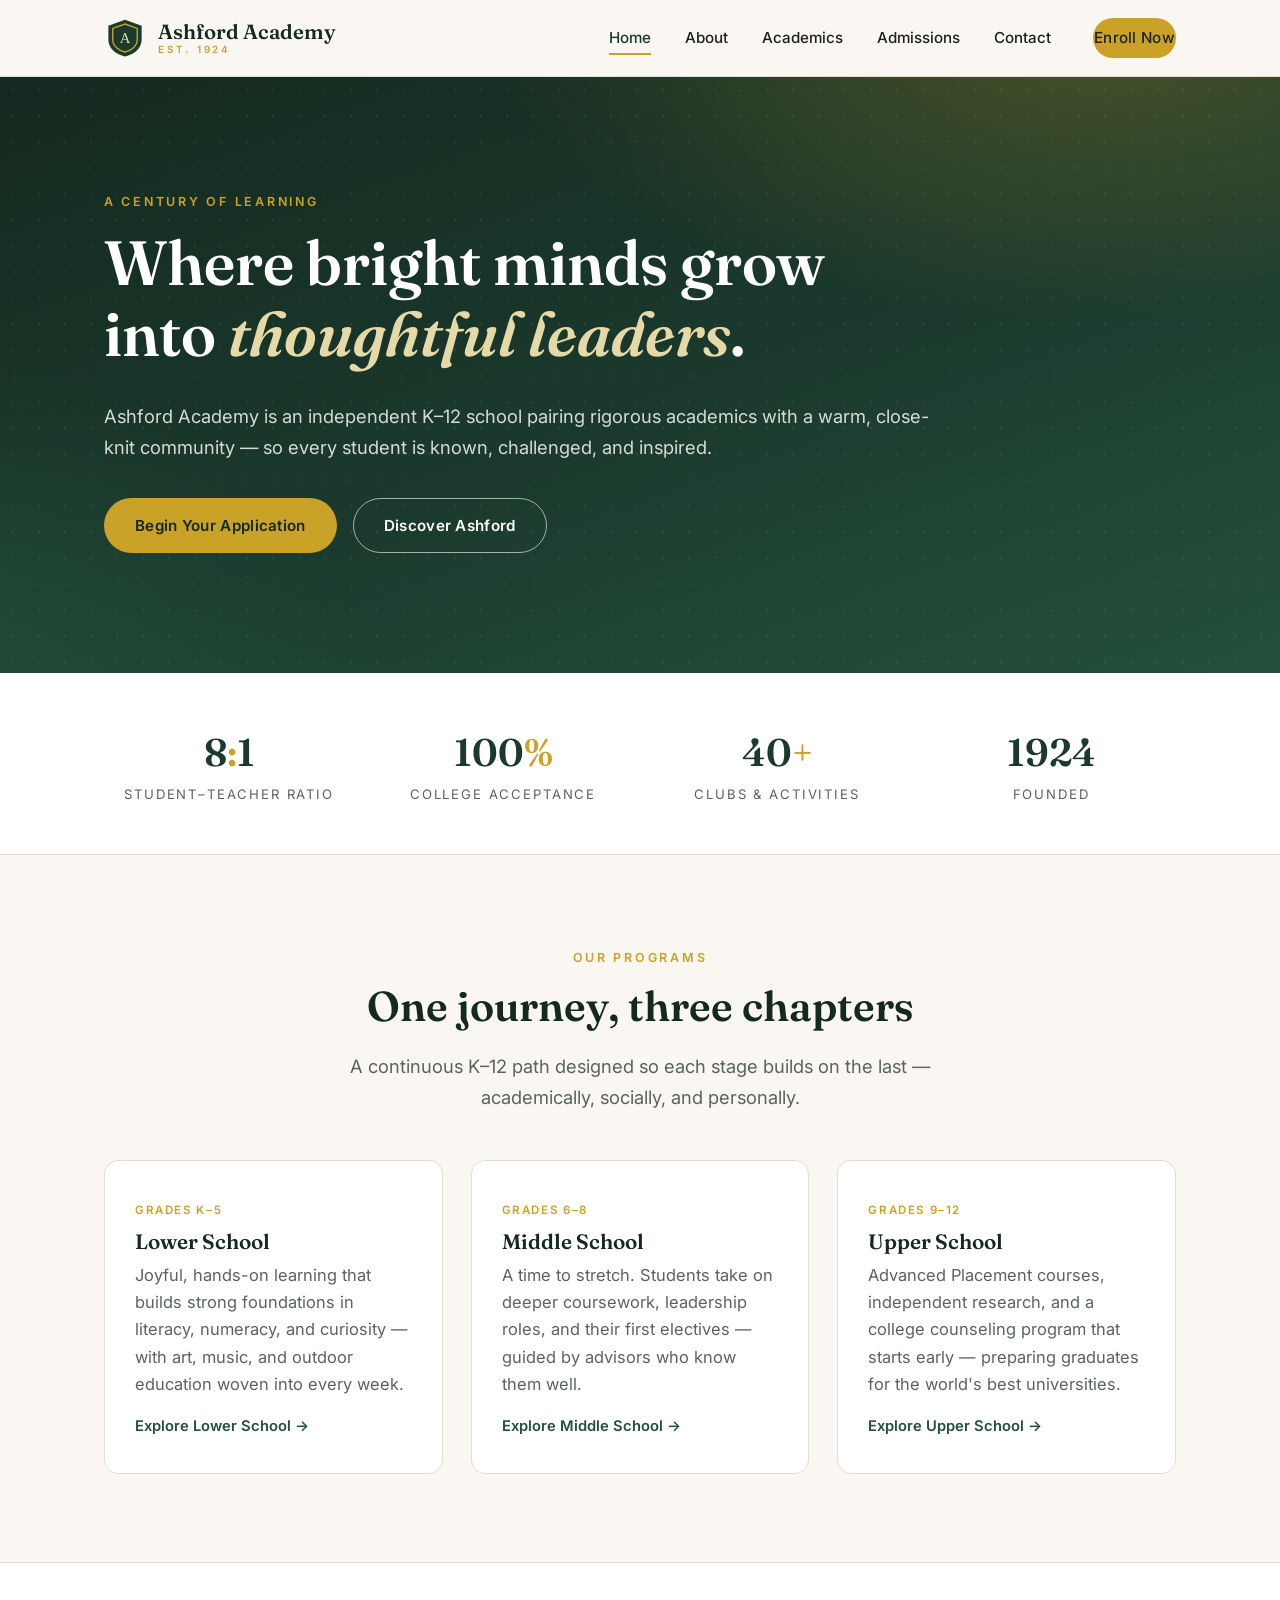
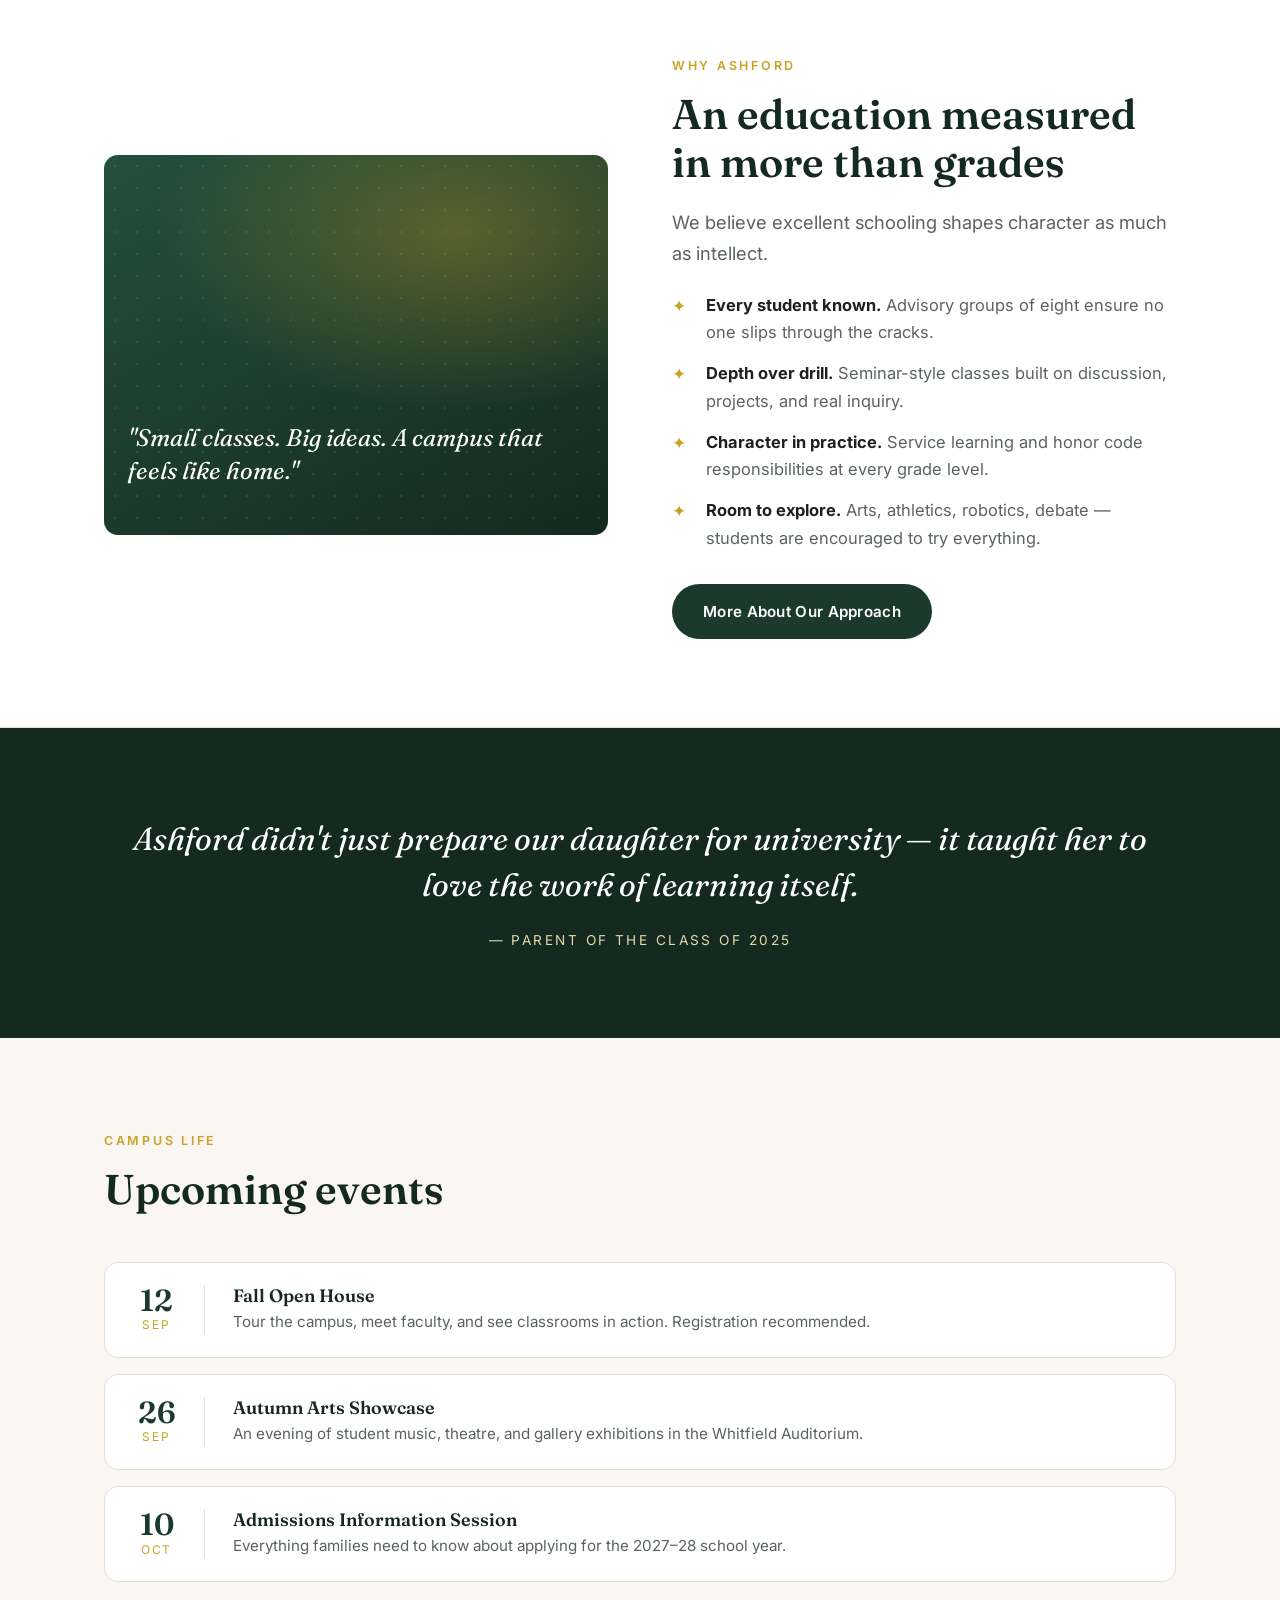
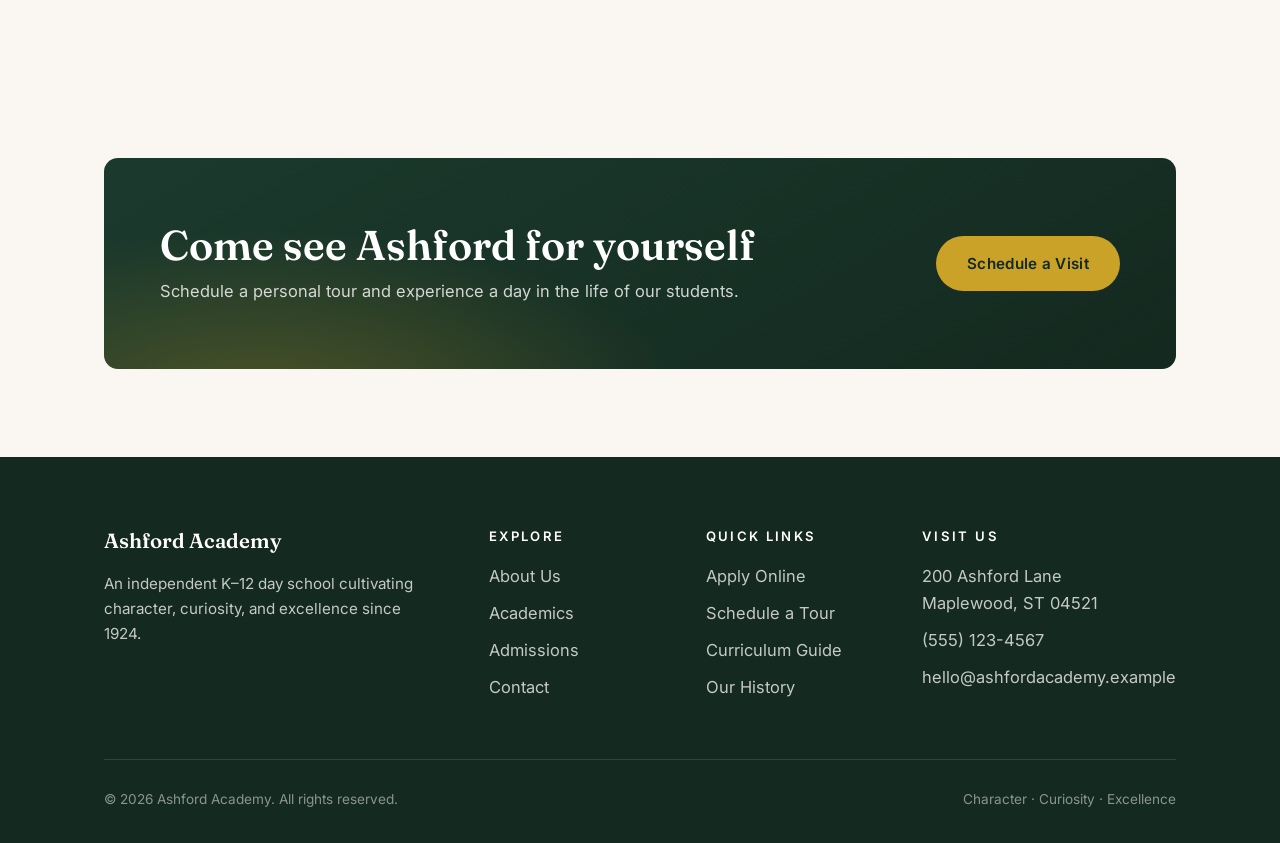
<file: index.html>
<!DOCTYPE html>
<html lang="en">
<head>
  <meta charset="UTF-8">
  <meta name="viewport" content="width=device-width, initial-scale=1.0">
  <title>Ashford Academy — Character. Curiosity. Excellence.</title>
  <meta name="description" content="Ashford Academy is an independent K–12 school where rigorous academics meet warm community. Discover our programs, campus, and admissions process.">
  <link rel="preconnect" href="https://fonts.googleapis.com">
  <link rel="preconnect" href="https://fonts.gstatic.com" crossorigin>
  <link href="https://fonts.googleapis.com/css2?family=Fraunces:ital,wght@0,400;0,600;1,400&family=Inter:wght@400;500;600&display=swap" rel="stylesheet">
  <link rel="stylesheet" href="css/styles.css">
</head>
<body>

  <header class="site-header">
    <div class="container nav-bar">
      <a class="brand" href="index.html">
        <svg class="brand-mark" viewBox="0 0 48 48" fill="none" aria-hidden="true">
          <path d="M24 3 L43 10 V26 C43 36 34 43 24 45 C14 43 5 36 5 26 V10 Z" fill="#1b3a2d"/>
          <path d="M24 8 L38 13 V26 C38 33 31 38.5 24 40 C17 38.5 10 33 10 26 V13 Z" fill="none" stroke="#c9a227" stroke-width="1.6"/>
          <text x="24" y="30" text-anchor="middle" font-family="Georgia, serif" font-size="17" fill="#e6d9a8">A</text>
        </svg>
        <span class="brand-name">Ashford Academy
          <span class="brand-sub">Est. 1924</span>
        </span>
      </a>
      <nav aria-label="Primary">
        <button class="nav-toggle" aria-label="Toggle navigation" aria-expanded="false">
          <span></span><span></span><span></span>
        </button>
        <ul class="nav-links">
          <li><a href="index.html">Home</a></li>
          <li><a href="about.html">About</a></li>
          <li><a href="academics.html">Academics</a></li>
          <li><a href="admissions.html">Admissions</a></li>
          <li><a href="contact.html">Contact</a></li>
          <li class="nav-cta"><a class="btn btn-gold" href="admissions.html">Enroll Now</a></li>
        </ul>
      </nav>
    </div>
  </header>

  <main>

    <section class="hero">
      <div class="container">
        <span class="eyebrow">A century of learning</span>
        <h1>Where bright minds grow into <em>thoughtful leaders</em>.</h1>
        <p class="lede">Ashford Academy is an independent K–12 school pairing rigorous academics with a warm, close-knit community — so every student is known, challenged, and inspired.</p>
        <div class="hero-actions">
          <a class="btn btn-gold" href="admissions.html">Begin Your Application</a>
          <a class="btn btn-outline-light" href="about.html">Discover Ashford</a>
        </div>
      </div>
    </section>

    <div class="stats">
      <div class="container stats-grid">
        <div class="stat">
          <div class="stat-number">8<span>:</span>1</div>
          <div class="stat-label">Student–teacher ratio</div>
        </div>
        <div class="stat">
          <div class="stat-number">100<span>%</span></div>
          <div class="stat-label">College acceptance</div>
        </div>
        <div class="stat">
          <div class="stat-number">40<span>+</span></div>
          <div class="stat-label">Clubs &amp; activities</div>
        </div>
        <div class="stat">
          <div class="stat-number">1924</div>
          <div class="stat-label">Founded</div>
        </div>
      </div>
    </div>

    <section>
      <div class="container">
        <div class="section-head centered reveal">
          <span class="eyebrow">Our Programs</span>
          <h2>One journey, three chapters</h2>
          <p class="lede">A continuous K–12 path designed so each stage builds on the last — academically, socially, and personally.</p>
        </div>
        <div class="card-grid">
          <article class="card reveal">
            <span class="card-tag">Grades K–5</span>
            <h3>Lower School</h3>
            <p>Joyful, hands-on learning that builds strong foundations in literacy, numeracy, and curiosity — with art, music, and outdoor education woven into every week.</p>
            <a class="card-link" href="academics.html">Explore Lower School →</a>
          </article>
          <article class="card reveal">
            <span class="card-tag">Grades 6–8</span>
            <h3>Middle School</h3>
            <p>A time to stretch. Students take on deeper coursework, leadership roles, and their first electives — guided by advisors who know them well.</p>
            <a class="card-link" href="academics.html">Explore Middle School →</a>
          </article>
          <article class="card reveal">
            <span class="card-tag">Grades 9–12</span>
            <h3>Upper School</h3>
            <p>Advanced Placement courses, independent research, and a college counseling program that starts early — preparing graduates for the world's best universities.</p>
            <a class="card-link" href="academics.html">Explore Upper School →</a>
          </article>
        </div>
      </div>
    </section>

    <section class="section-alt">
      <div class="container split">
        <div class="split-media reveal">
          <p class="media-caption">"Small classes. Big ideas. A campus that feels like home."</p>
        </div>
        <div class="reveal">
          <span class="eyebrow">Why Ashford</span>
          <h2>An education measured in more than grades</h2>
          <p class="lede">We believe excellent schooling shapes character as much as intellect.</p>
          <ul class="checklist">
            <li><strong>Every student known.</strong> Advisory groups of eight ensure no one slips through the cracks.</li>
            <li><strong>Depth over drill.</strong> Seminar-style classes built on discussion, projects, and real inquiry.</li>
            <li><strong>Character in practice.</strong> Service learning and honor code responsibilities at every grade level.</li>
            <li><strong>Room to explore.</strong> Arts, athletics, robotics, debate — students are encouraged to try everything.</li>
          </ul>
          <a class="btn btn-primary" href="about.html">More About Our Approach</a>
        </div>
      </div>
    </section>

    <section class="quote-band">
      <div class="container reveal">
        <blockquote>
          Ashford didn't just prepare our daughter for university — it taught her to love the work of learning itself.
          <cite>— Parent of the Class of 2025</cite>
        </blockquote>
      </div>
    </section>

    <section>
      <div class="container">
        <div class="section-head reveal">
          <span class="eyebrow">Campus Life</span>
          <h2>Upcoming events</h2>
        </div>
        <div class="event-list">
          <article class="event reveal">
            <div class="event-date"><div class="day">12</div><div class="month">Sep</div></div>
            <div>
              <h3>Fall Open House</h3>
              <p>Tour the campus, meet faculty, and see classrooms in action. Registration recommended.</p>
            </div>
          </article>
          <article class="event reveal">
            <div class="event-date"><div class="day">26</div><div class="month">Sep</div></div>
            <div>
              <h3>Autumn Arts Showcase</h3>
              <p>An evening of student music, theatre, and gallery exhibitions in the Whitfield Auditorium.</p>
            </div>
          </article>
          <article class="event reveal">
            <div class="event-date"><div class="day">10</div><div class="month">Oct</div></div>
            <div>
              <h3>Admissions Information Session</h3>
              <p>Everything families need to know about applying for the 2027–28 school year.</p>
            </div>
          </article>
        </div>
      </div>
    </section>

    <section>
      <div class="container">
        <div class="cta-band reveal">
          <div>
            <h2>Come see Ashford for yourself</h2>
            <p>Schedule a personal tour and experience a day in the life of our students.</p>
          </div>
          <a class="btn btn-gold" href="contact.html">Schedule a Visit</a>
        </div>
      </div>
    </section>

  </main>

  <footer class="site-footer">
    <div class="container">
      <div class="footer-grid">
        <div class="footer-brand">
          <span class="brand-name">Ashford Academy</span>
          <p>An independent K–12 day school cultivating character, curiosity, and excellence since 1924.</p>
        </div>
        <div>
          <h4>Explore</h4>
          <ul>
            <li><a href="about.html">About Us</a></li>
            <li><a href="academics.html">Academics</a></li>
            <li><a href="admissions.html">Admissions</a></li>
            <li><a href="contact.html">Contact</a></li>
          </ul>
        </div>
        <div>
          <h4>Quick Links</h4>
          <ul>
            <li><a href="admissions.html">Apply Online</a></li>
            <li><a href="contact.html">Schedule a Tour</a></li>
            <li><a href="academics.html">Curriculum Guide</a></li>
            <li><a href="about.html">Our History</a></li>
          </ul>
        </div>
        <div>
          <h4>Visit Us</h4>
          <ul>
            <li>200 Ashford Lane<br>Maplewood, ST 04521</li>
            <li><a href="tel:+15551234567">(555) 123-4567</a></li>
            <li><a href="mailto:hello@ashfordacademy.example">hello@ashfordacademy.example</a></li>
          </ul>
        </div>
      </div>
      <div class="footer-bottom">
        <span>© 2026 Ashford Academy. All rights reserved.</span>
        <span>Character &middot; Curiosity &middot; Excellence</span>
      </div>
    </div>
  </footer>

  <script src="js/main.js"></script>
</body>
</html>
</file>
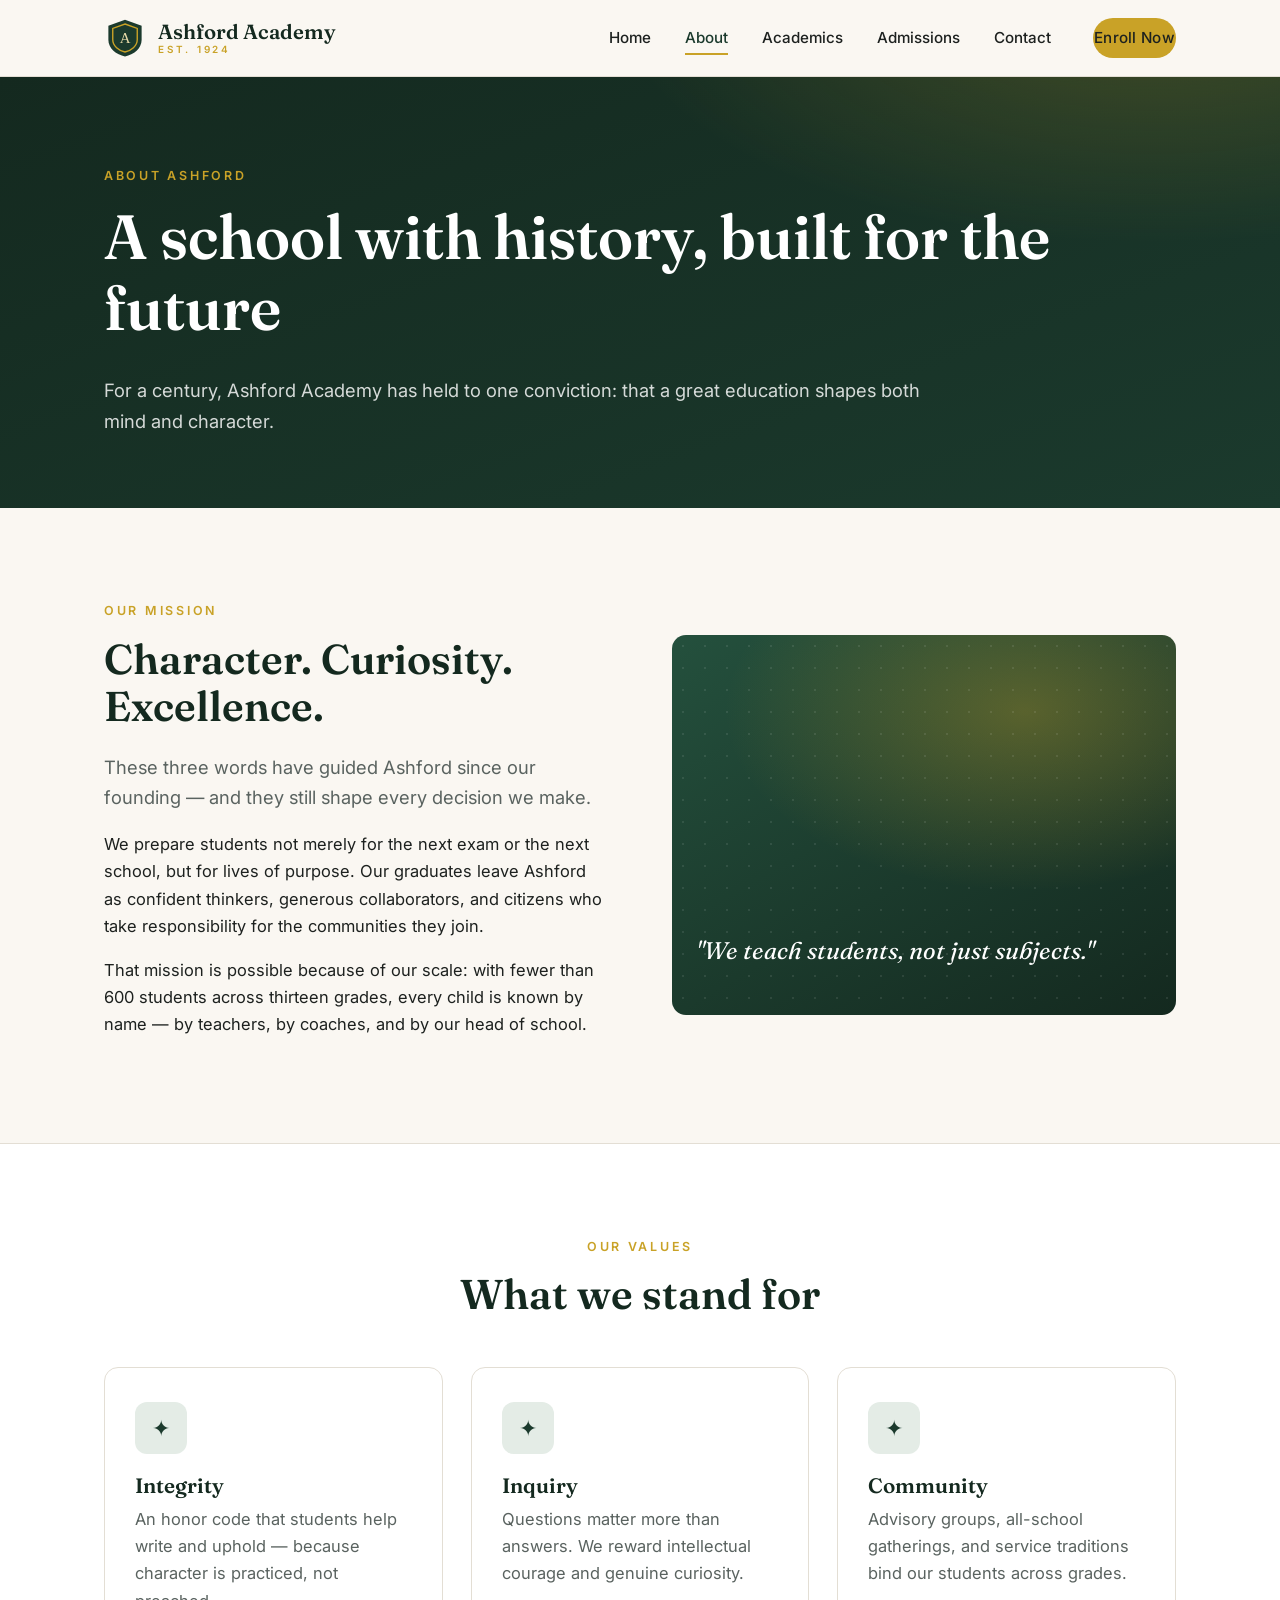
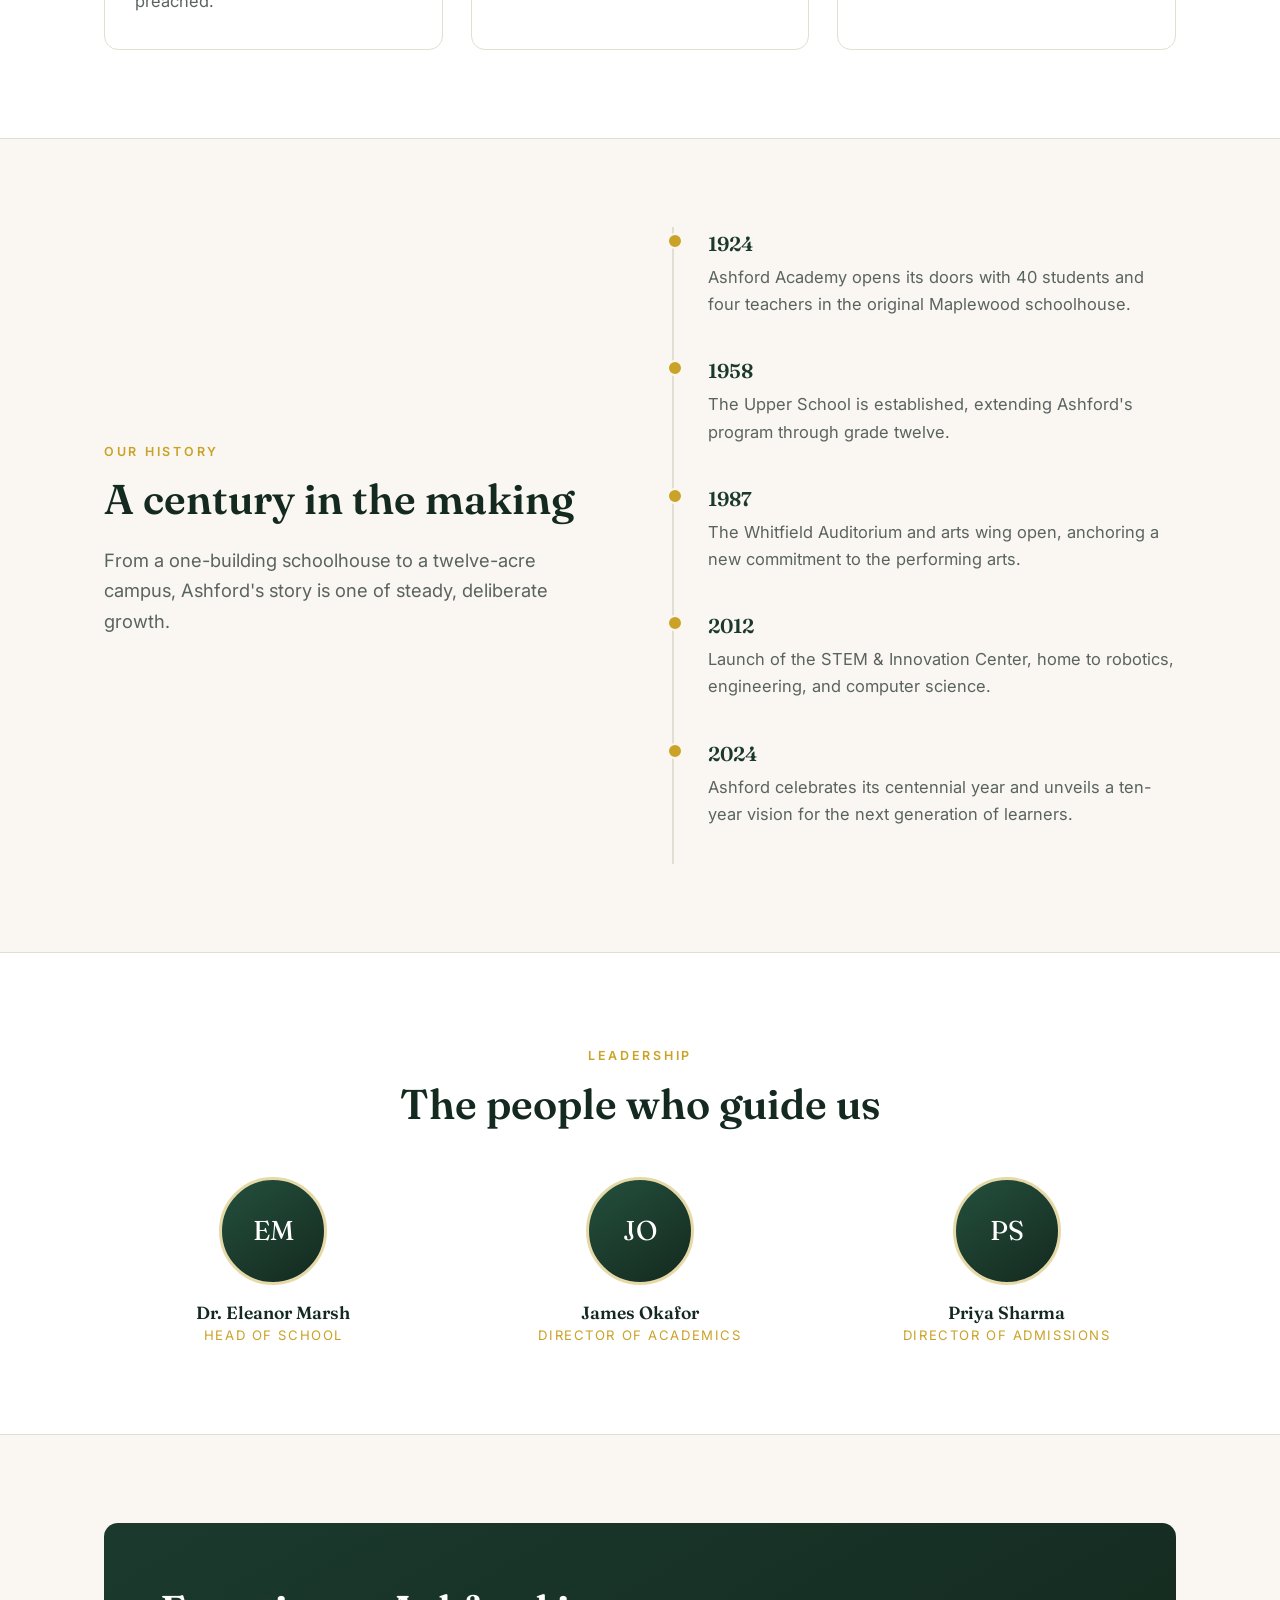
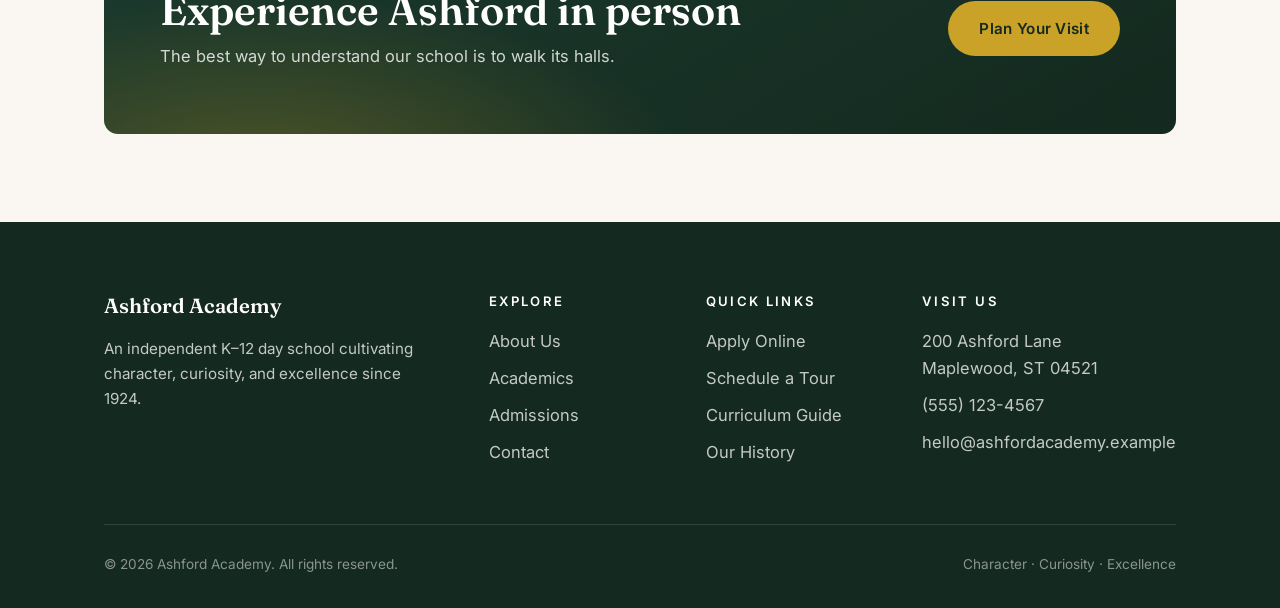
<file: about.html>
<!DOCTYPE html>
<html lang="en">
<head>
  <meta charset="UTF-8">
  <meta name="viewport" content="width=device-width, initial-scale=1.0">
  <title>About — Ashford Academy</title>
  <meta name="description" content="Learn about Ashford Academy's mission, century-long history, values, and the people who lead our school community.">
  <link rel="preconnect" href="https://fonts.googleapis.com">
  <link rel="preconnect" href="https://fonts.gstatic.com" crossorigin>
  <link href="https://fonts.googleapis.com/css2?family=Fraunces:ital,wght@0,400;0,600;1,400&family=Inter:wght@400;500;600&display=swap" rel="stylesheet">
  <link rel="stylesheet" href="css/styles.css">
</head>
<body>

  <header class="site-header">
    <div class="container nav-bar">
      <a class="brand" href="index.html">
        <svg class="brand-mark" viewBox="0 0 48 48" fill="none" aria-hidden="true">
          <path d="M24 3 L43 10 V26 C43 36 34 43 24 45 C14 43 5 36 5 26 V10 Z" fill="#1b3a2d"/>
          <path d="M24 8 L38 13 V26 C38 33 31 38.5 24 40 C17 38.5 10 33 10 26 V13 Z" fill="none" stroke="#c9a227" stroke-width="1.6"/>
          <text x="24" y="30" text-anchor="middle" font-family="Georgia, serif" font-size="17" fill="#e6d9a8">A</text>
        </svg>
        <span class="brand-name">Ashford Academy
          <span class="brand-sub">Est. 1924</span>
        </span>
      </a>
      <nav aria-label="Primary">
        <button class="nav-toggle" aria-label="Toggle navigation" aria-expanded="false">
          <span></span><span></span><span></span>
        </button>
        <ul class="nav-links">
          <li><a href="index.html">Home</a></li>
          <li><a href="about.html">About</a></li>
          <li><a href="academics.html">Academics</a></li>
          <li><a href="admissions.html">Admissions</a></li>
          <li><a href="contact.html">Contact</a></li>
          <li class="nav-cta"><a class="btn btn-gold" href="admissions.html">Enroll Now</a></li>
        </ul>
      </nav>
    </div>
  </header>

  <main>

    <section class="page-hero">
      <div class="container">
        <span class="eyebrow">About Ashford</span>
        <h1>A school with history, built for the future</h1>
        <p class="lede">For a century, Ashford Academy has held to one conviction: that a great education shapes both mind and character.</p>
      </div>
    </section>

    <section>
      <div class="container split">
        <div class="reveal">
          <span class="eyebrow">Our Mission</span>
          <h2>Character. Curiosity. Excellence.</h2>
          <p class="lede">These three words have guided Ashford since our founding — and they still shape every decision we make.</p>
          <p>We prepare students not merely for the next exam or the next school, but for lives of purpose. Our graduates leave Ashford as confident thinkers, generous collaborators, and citizens who take responsibility for the communities they join.</p>
          <p>That mission is possible because of our scale: with fewer than 600 students across thirteen grades, every child is known by name — by teachers, by coaches, and by our head of school.</p>
        </div>
        <div class="split-media reveal">
          <p class="media-caption">"We teach students, not just subjects."</p>
        </div>
      </div>
    </section>

    <section class="section-alt">
      <div class="container">
        <div class="section-head centered reveal">
          <span class="eyebrow">Our Values</span>
          <h2>What we stand for</h2>
        </div>
        <div class="card-grid">
          <article class="card reveal">
            <div class="card-icon" aria-hidden="true">✦</div>
            <h3>Integrity</h3>
            <p>An honor code that students help write and uphold — because character is practiced, not preached.</p>
          </article>
          <article class="card reveal">
            <div class="card-icon" aria-hidden="true">✦</div>
            <h3>Inquiry</h3>
            <p>Questions matter more than answers. We reward intellectual courage and genuine curiosity.</p>
          </article>
          <article class="card reveal">
            <div class="card-icon" aria-hidden="true">✦</div>
            <h3>Community</h3>
            <p>Advisory groups, all-school gatherings, and service traditions bind our students across grades.</p>
          </article>
        </div>
      </div>
    </section>

    <section>
      <div class="container split">
        <div class="reveal">
          <span class="eyebrow">Our History</span>
          <h2>A century in the making</h2>
          <p class="lede">From a one-building schoolhouse to a twelve-acre campus, Ashford's story is one of steady, deliberate growth.</p>
        </div>
        <ol class="timeline reveal">
          <li>
            <span class="year">1924</span>
            <p>Ashford Academy opens its doors with 40 students and four teachers in the original Maplewood schoolhouse.</p>
          </li>
          <li>
            <span class="year">1958</span>
            <p>The Upper School is established, extending Ashford's program through grade twelve.</p>
          </li>
          <li>
            <span class="year">1987</span>
            <p>The Whitfield Auditorium and arts wing open, anchoring a new commitment to the performing arts.</p>
          </li>
          <li>
            <span class="year">2012</span>
            <p>Launch of the STEM &amp; Innovation Center, home to robotics, engineering, and computer science.</p>
          </li>
          <li>
            <span class="year">2024</span>
            <p>Ashford celebrates its centennial year and unveils a ten-year vision for the next generation of learners.</p>
          </li>
        </ol>
      </div>
    </section>

    <section class="section-alt">
      <div class="container">
        <div class="section-head centered reveal">
          <span class="eyebrow">Leadership</span>
          <h2>The people who guide us</h2>
        </div>
        <div class="card-grid">
          <div class="person reveal">
            <div class="person-avatar" aria-hidden="true">EM</div>
            <h3>Dr. Eleanor Marsh</h3>
            <div class="role">Head of School</div>
          </div>
          <div class="person reveal">
            <div class="person-avatar" aria-hidden="true">JO</div>
            <h3>James Okafor</h3>
            <div class="role">Director of Academics</div>
          </div>
          <div class="person reveal">
            <div class="person-avatar" aria-hidden="true">PS</div>
            <h3>Priya Sharma</h3>
            <div class="role">Director of Admissions</div>
          </div>
        </div>
      </div>
    </section>

    <section>
      <div class="container">
        <div class="cta-band reveal">
          <div>
            <h2>Experience Ashford in person</h2>
            <p>The best way to understand our school is to walk its halls.</p>
          </div>
          <a class="btn btn-gold" href="contact.html">Plan Your Visit</a>
        </div>
      </div>
    </section>

  </main>

  <footer class="site-footer">
    <div class="container">
      <div class="footer-grid">
        <div class="footer-brand">
          <span class="brand-name">Ashford Academy</span>
          <p>An independent K–12 day school cultivating character, curiosity, and excellence since 1924.</p>
        </div>
        <div>
          <h4>Explore</h4>
          <ul>
            <li><a href="about.html">About Us</a></li>
            <li><a href="academics.html">Academics</a></li>
            <li><a href="admissions.html">Admissions</a></li>
            <li><a href="contact.html">Contact</a></li>
          </ul>
        </div>
        <div>
          <h4>Quick Links</h4>
          <ul>
            <li><a href="admissions.html">Apply Online</a></li>
            <li><a href="contact.html">Schedule a Tour</a></li>
            <li><a href="academics.html">Curriculum Guide</a></li>
            <li><a href="about.html">Our History</a></li>
          </ul>
        </div>
        <div>
          <h4>Visit Us</h4>
          <ul>
            <li>200 Ashford Lane<br>Maplewood, ST 04521</li>
            <li><a href="tel:+15551234567">(555) 123-4567</a></li>
            <li><a href="mailto:hello@ashfordacademy.example">hello@ashfordacademy.example</a></li>
          </ul>
        </div>
      </div>
      <div class="footer-bottom">
        <span>© 2026 Ashford Academy. All rights reserved.</span>
        <span>Character &middot; Curiosity &middot; Excellence</span>
      </div>
    </div>
  </footer>

  <script src="js/main.js"></script>
</body>
</html>
</file>
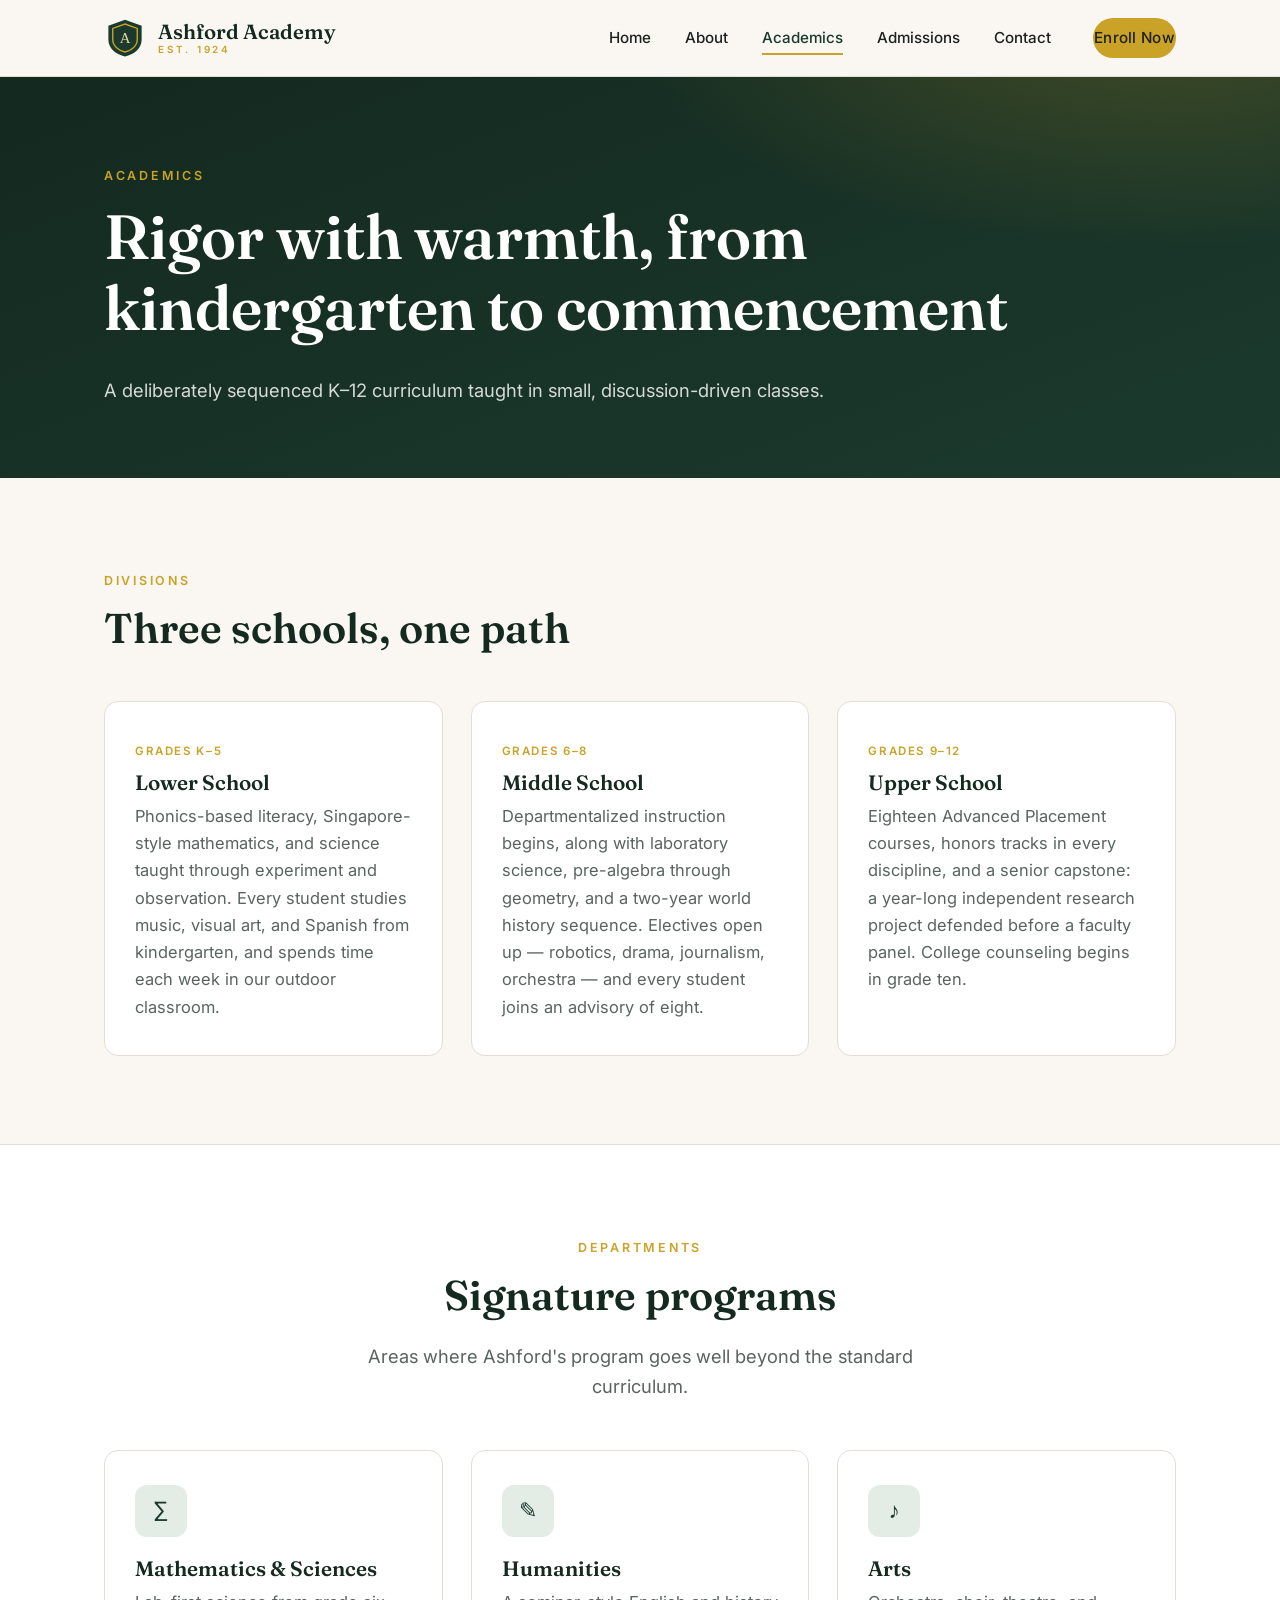
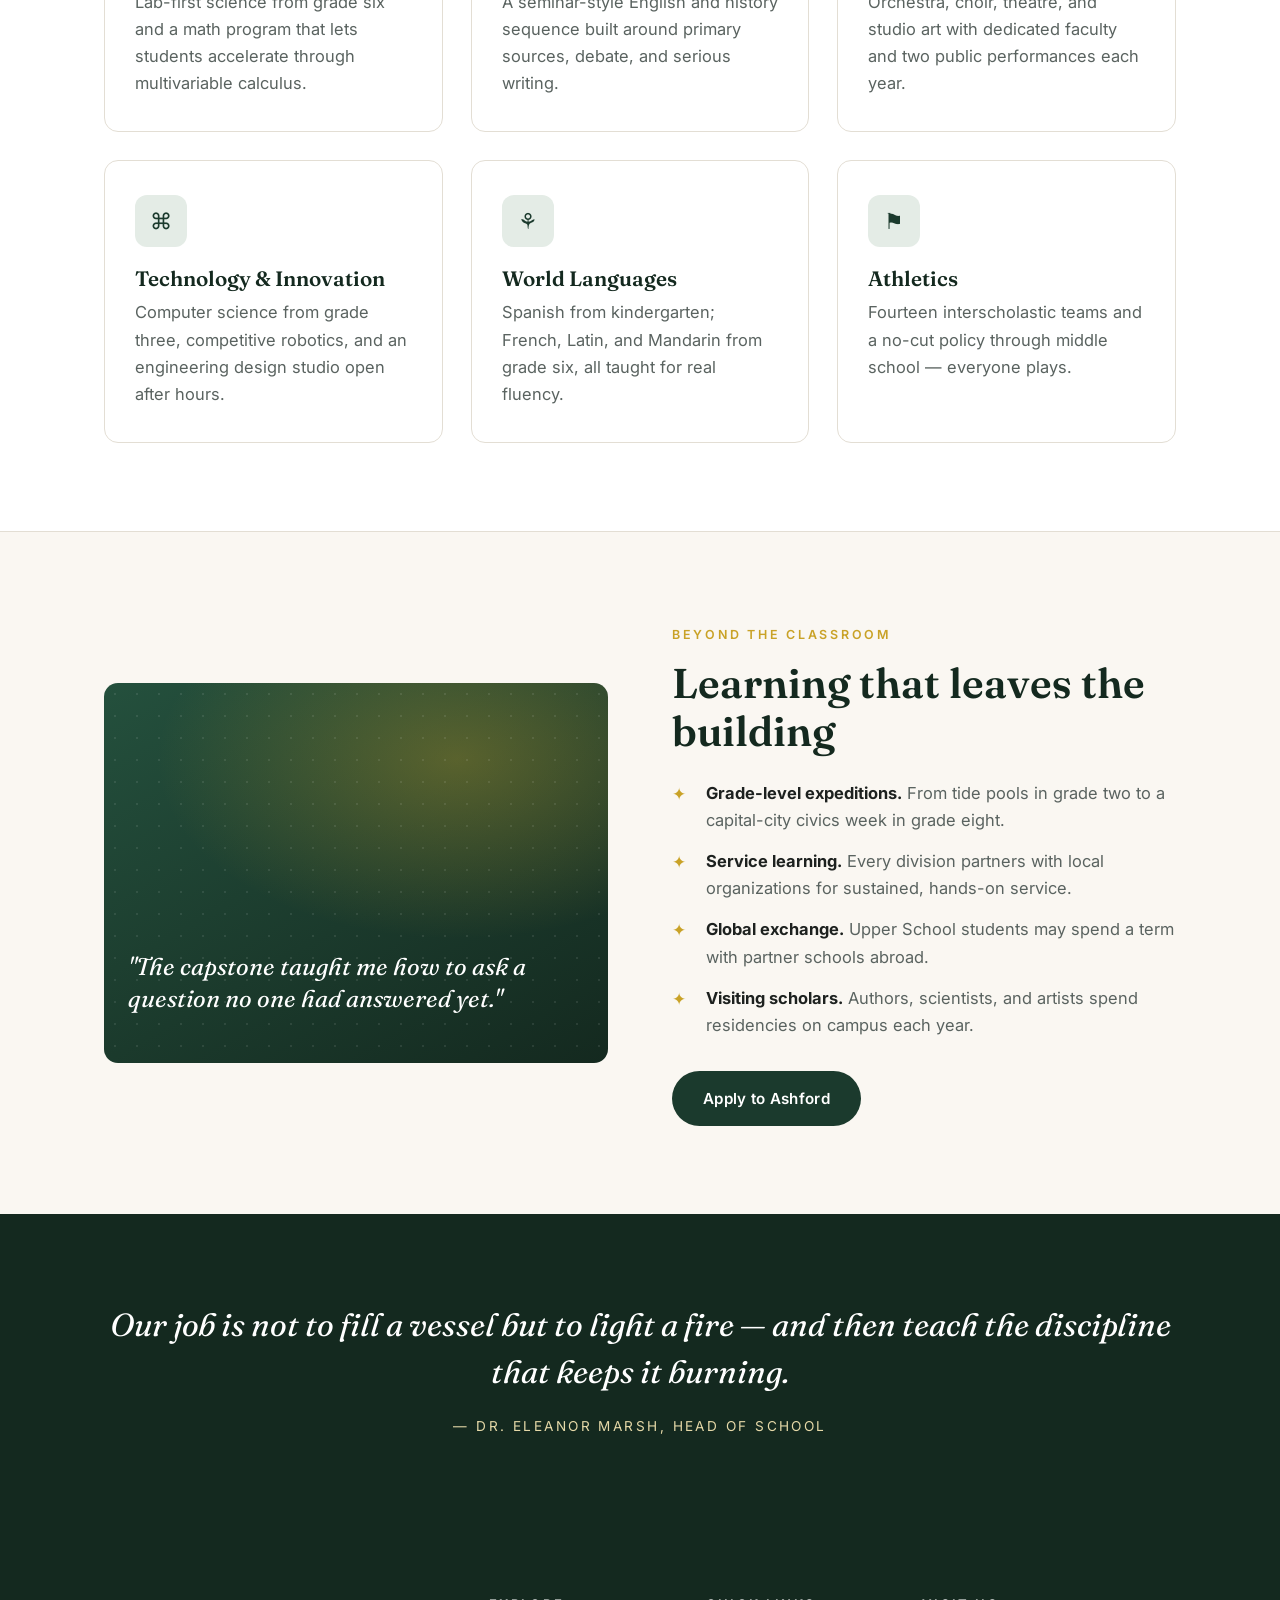
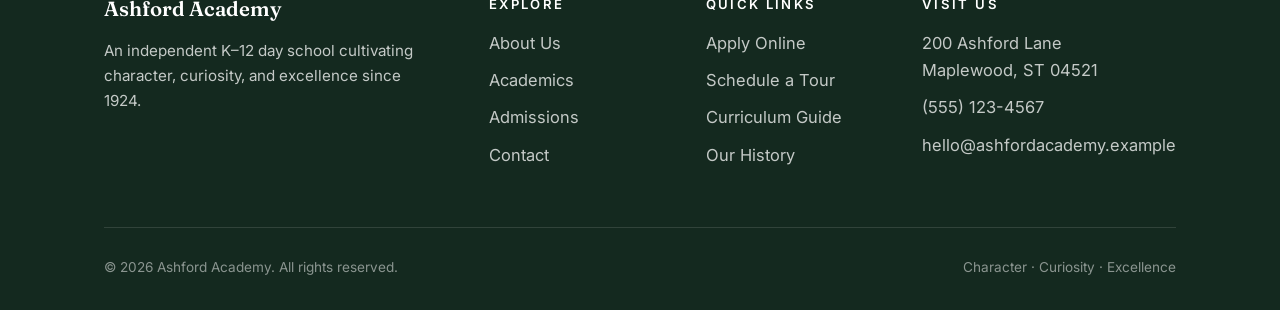
<file: academics.html>
<!DOCTYPE html>
<html lang="en">
<head>
  <meta charset="UTF-8">
  <meta name="viewport" content="width=device-width, initial-scale=1.0">
  <title>Academics — Ashford Academy</title>
  <meta name="description" content="Explore Ashford Academy's K–12 academic program: Lower, Middle, and Upper School curricula, signature departments, and learning beyond the classroom.">
  <link rel="preconnect" href="https://fonts.googleapis.com">
  <link rel="preconnect" href="https://fonts.gstatic.com" crossorigin>
  <link href="https://fonts.googleapis.com/css2?family=Fraunces:ital,wght@0,400;0,600;1,400&family=Inter:wght@400;500;600&display=swap" rel="stylesheet">
  <link rel="stylesheet" href="css/styles.css">
</head>
<body>

  <header class="site-header">
    <div class="container nav-bar">
      <a class="brand" href="index.html">
        <svg class="brand-mark" viewBox="0 0 48 48" fill="none" aria-hidden="true">
          <path d="M24 3 L43 10 V26 C43 36 34 43 24 45 C14 43 5 36 5 26 V10 Z" fill="#1b3a2d"/>
          <path d="M24 8 L38 13 V26 C38 33 31 38.5 24 40 C17 38.5 10 33 10 26 V13 Z" fill="none" stroke="#c9a227" stroke-width="1.6"/>
          <text x="24" y="30" text-anchor="middle" font-family="Georgia, serif" font-size="17" fill="#e6d9a8">A</text>
        </svg>
        <span class="brand-name">Ashford Academy
          <span class="brand-sub">Est. 1924</span>
        </span>
      </a>
      <nav aria-label="Primary">
        <button class="nav-toggle" aria-label="Toggle navigation" aria-expanded="false">
          <span></span><span></span><span></span>
        </button>
        <ul class="nav-links">
          <li><a href="index.html">Home</a></li>
          <li><a href="about.html">About</a></li>
          <li><a href="academics.html">Academics</a></li>
          <li><a href="admissions.html">Admissions</a></li>
          <li><a href="contact.html">Contact</a></li>
          <li class="nav-cta"><a class="btn btn-gold" href="admissions.html">Enroll Now</a></li>
        </ul>
      </nav>
    </div>
  </header>

  <main>

    <section class="page-hero">
      <div class="container">
        <span class="eyebrow">Academics</span>
        <h1>Rigor with warmth, from kindergarten to commencement</h1>
        <p class="lede">A deliberately sequenced K–12 curriculum taught in small, discussion-driven classes.</p>
      </div>
    </section>

    <section>
      <div class="container">
        <div class="section-head reveal">
          <span class="eyebrow">Divisions</span>
          <h2>Three schools, one path</h2>
        </div>
        <div class="card-grid">
          <article class="card reveal">
            <span class="card-tag">Grades K–5</span>
            <h3>Lower School</h3>
            <p>Phonics-based literacy, Singapore-style mathematics, and science taught through experiment and observation. Every student studies music, visual art, and Spanish from kindergarten, and spends time each week in our outdoor classroom.</p>
          </article>
          <article class="card reveal">
            <span class="card-tag">Grades 6–8</span>
            <h3>Middle School</h3>
            <p>Departmentalized instruction begins, along with laboratory science, pre-algebra through geometry, and a two-year world history sequence. Electives open up — robotics, drama, journalism, orchestra — and every student joins an advisory of eight.</p>
          </article>
          <article class="card reveal">
            <span class="card-tag">Grades 9–12</span>
            <h3>Upper School</h3>
            <p>Eighteen Advanced Placement courses, honors tracks in every discipline, and a senior capstone: a year-long independent research project defended before a faculty panel. College counseling begins in grade ten.</p>
          </article>
        </div>
      </div>
    </section>

    <section class="section-alt">
      <div class="container">
        <div class="section-head centered reveal">
          <span class="eyebrow">Departments</span>
          <h2>Signature programs</h2>
          <p class="lede">Areas where Ashford's program goes well beyond the standard curriculum.</p>
        </div>
        <div class="card-grid">
          <article class="card reveal">
            <div class="card-icon" aria-hidden="true">∑</div>
            <h3>Mathematics &amp; Sciences</h3>
            <p>Lab-first science from grade six and a math program that lets students accelerate through multivariable calculus.</p>
          </article>
          <article class="card reveal">
            <div class="card-icon" aria-hidden="true">✎</div>
            <h3>Humanities</h3>
            <p>A seminar-style English and history sequence built around primary sources, debate, and serious writing.</p>
          </article>
          <article class="card reveal">
            <div class="card-icon" aria-hidden="true">♪</div>
            <h3>Arts</h3>
            <p>Orchestra, choir, theatre, and studio art with dedicated faculty and two public performances each year.</p>
          </article>
          <article class="card reveal">
            <div class="card-icon" aria-hidden="true">⌘</div>
            <h3>Technology &amp; Innovation</h3>
            <p>Computer science from grade three, competitive robotics, and an engineering design studio open after hours.</p>
          </article>
          <article class="card reveal">
            <div class="card-icon" aria-hidden="true">⚘</div>
            <h3>World Languages</h3>
            <p>Spanish from kindergarten; French, Latin, and Mandarin from grade six, all taught for real fluency.</p>
          </article>
          <article class="card reveal">
            <div class="card-icon" aria-hidden="true">⚑</div>
            <h3>Athletics</h3>
            <p>Fourteen interscholastic teams and a no-cut policy through middle school — everyone plays.</p>
          </article>
        </div>
      </div>
    </section>

    <section>
      <div class="container split">
        <div class="split-media reveal">
          <p class="media-caption">"The capstone taught me how to ask a question no one had answered yet."</p>
        </div>
        <div class="reveal">
          <span class="eyebrow">Beyond the Classroom</span>
          <h2>Learning that leaves the building</h2>
          <ul class="checklist">
            <li><strong>Grade-level expeditions.</strong> From tide pools in grade two to a capital-city civics week in grade eight.</li>
            <li><strong>Service learning.</strong> Every division partners with local organizations for sustained, hands-on service.</li>
            <li><strong>Global exchange.</strong> Upper School students may spend a term with partner schools abroad.</li>
            <li><strong>Visiting scholars.</strong> Authors, scientists, and artists spend residencies on campus each year.</li>
          </ul>
          <a class="btn btn-primary" href="admissions.html">Apply to Ashford</a>
        </div>
      </div>
    </section>

    <section class="quote-band">
      <div class="container reveal">
        <blockquote>
          Our job is not to fill a vessel but to light a fire — and then teach the discipline that keeps it burning.
          <cite>— Dr. Eleanor Marsh, Head of School</cite>
        </blockquote>
      </div>
    </section>

  </main>

  <footer class="site-footer">
    <div class="container">
      <div class="footer-grid">
        <div class="footer-brand">
          <span class="brand-name">Ashford Academy</span>
          <p>An independent K–12 day school cultivating character, curiosity, and excellence since 1924.</p>
        </div>
        <div>
          <h4>Explore</h4>
          <ul>
            <li><a href="about.html">About Us</a></li>
            <li><a href="academics.html">Academics</a></li>
            <li><a href="admissions.html">Admissions</a></li>
            <li><a href="contact.html">Contact</a></li>
          </ul>
        </div>
        <div>
          <h4>Quick Links</h4>
          <ul>
            <li><a href="admissions.html">Apply Online</a></li>
            <li><a href="contact.html">Schedule a Tour</a></li>
            <li><a href="academics.html">Curriculum Guide</a></li>
            <li><a href="about.html">Our History</a></li>
          </ul>
        </div>
        <div>
          <h4>Visit Us</h4>
          <ul>
            <li>200 Ashford Lane<br>Maplewood, ST 04521</li>
            <li><a href="tel:+15551234567">(555) 123-4567</a></li>
            <li><a href="mailto:hello@ashfordacademy.example">hello@ashfordacademy.example</a></li>
          </ul>
        </div>
      </div>
      <div class="footer-bottom">
        <span>© 2026 Ashford Academy. All rights reserved.</span>
        <span>Character &middot; Curiosity &middot; Excellence</span>
      </div>
    </div>
  </footer>

  <script src="js/main.js"></script>
</body>
</html>
</file>
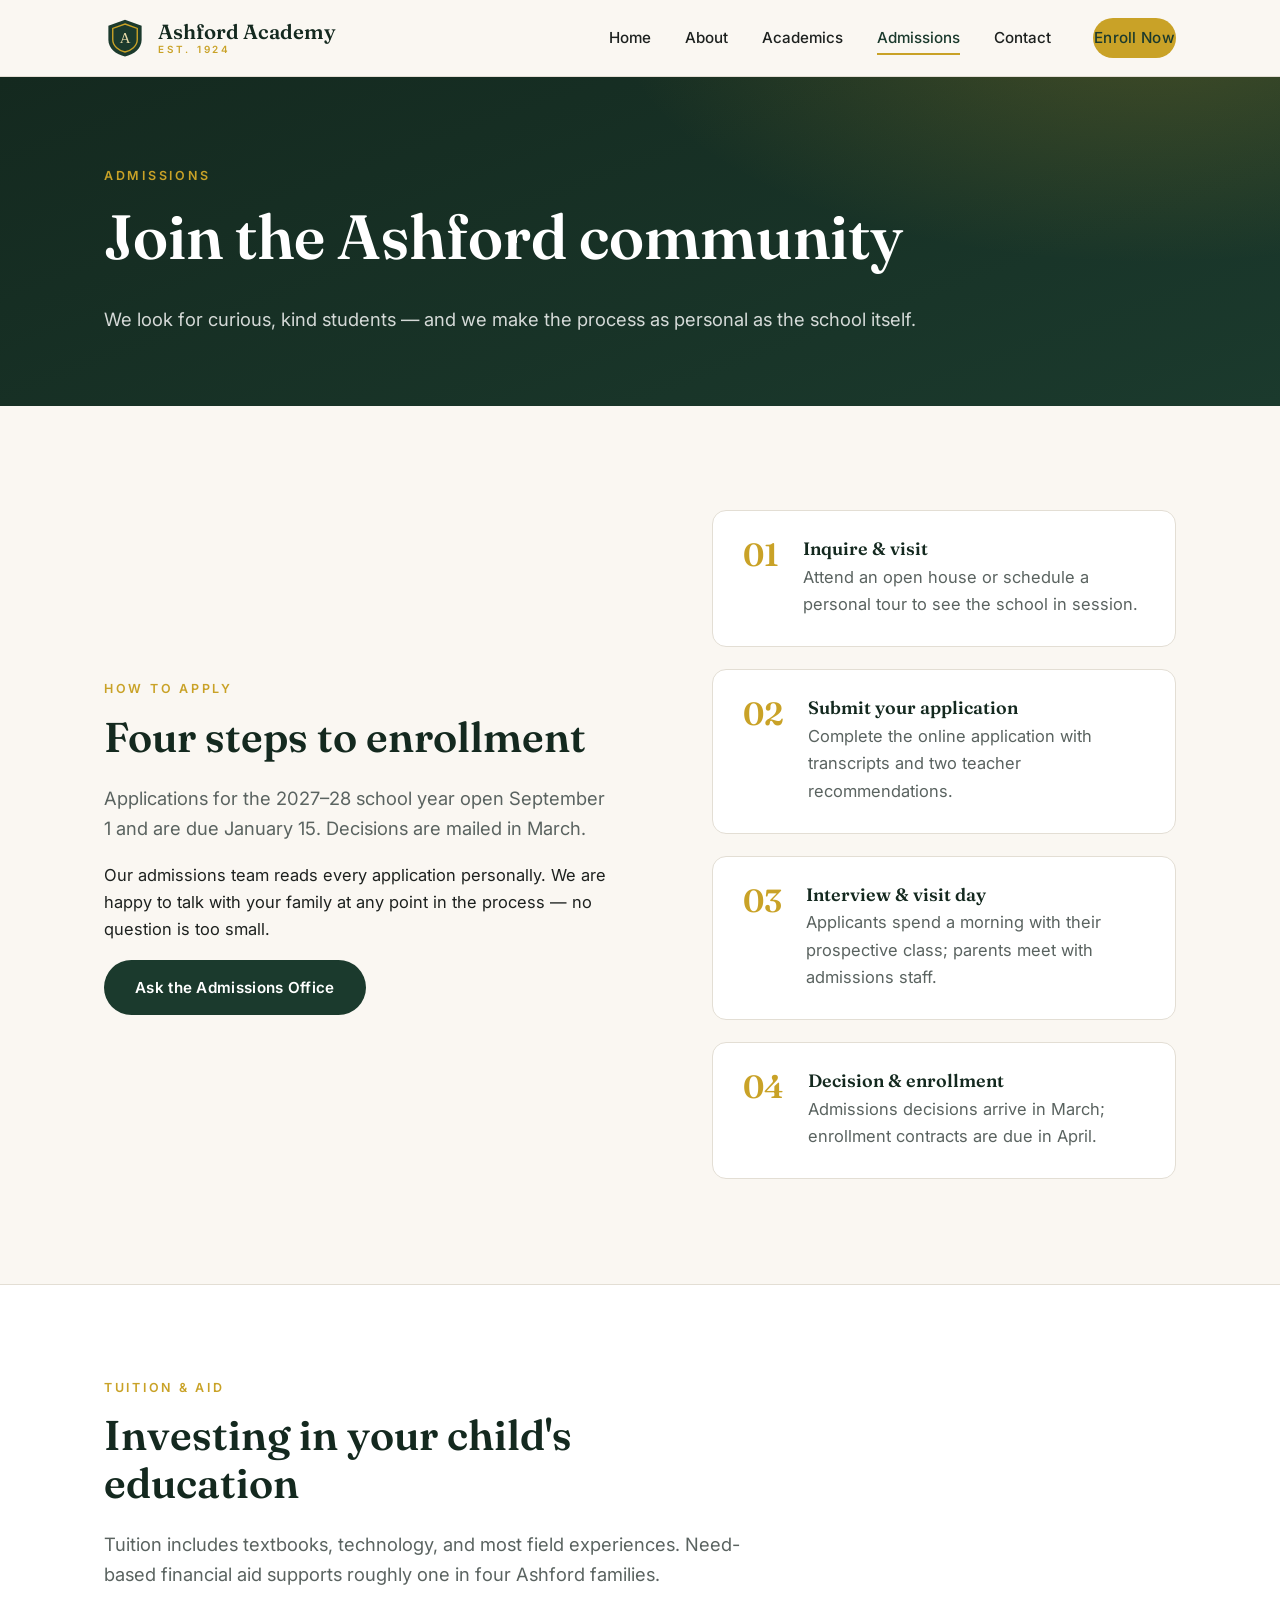
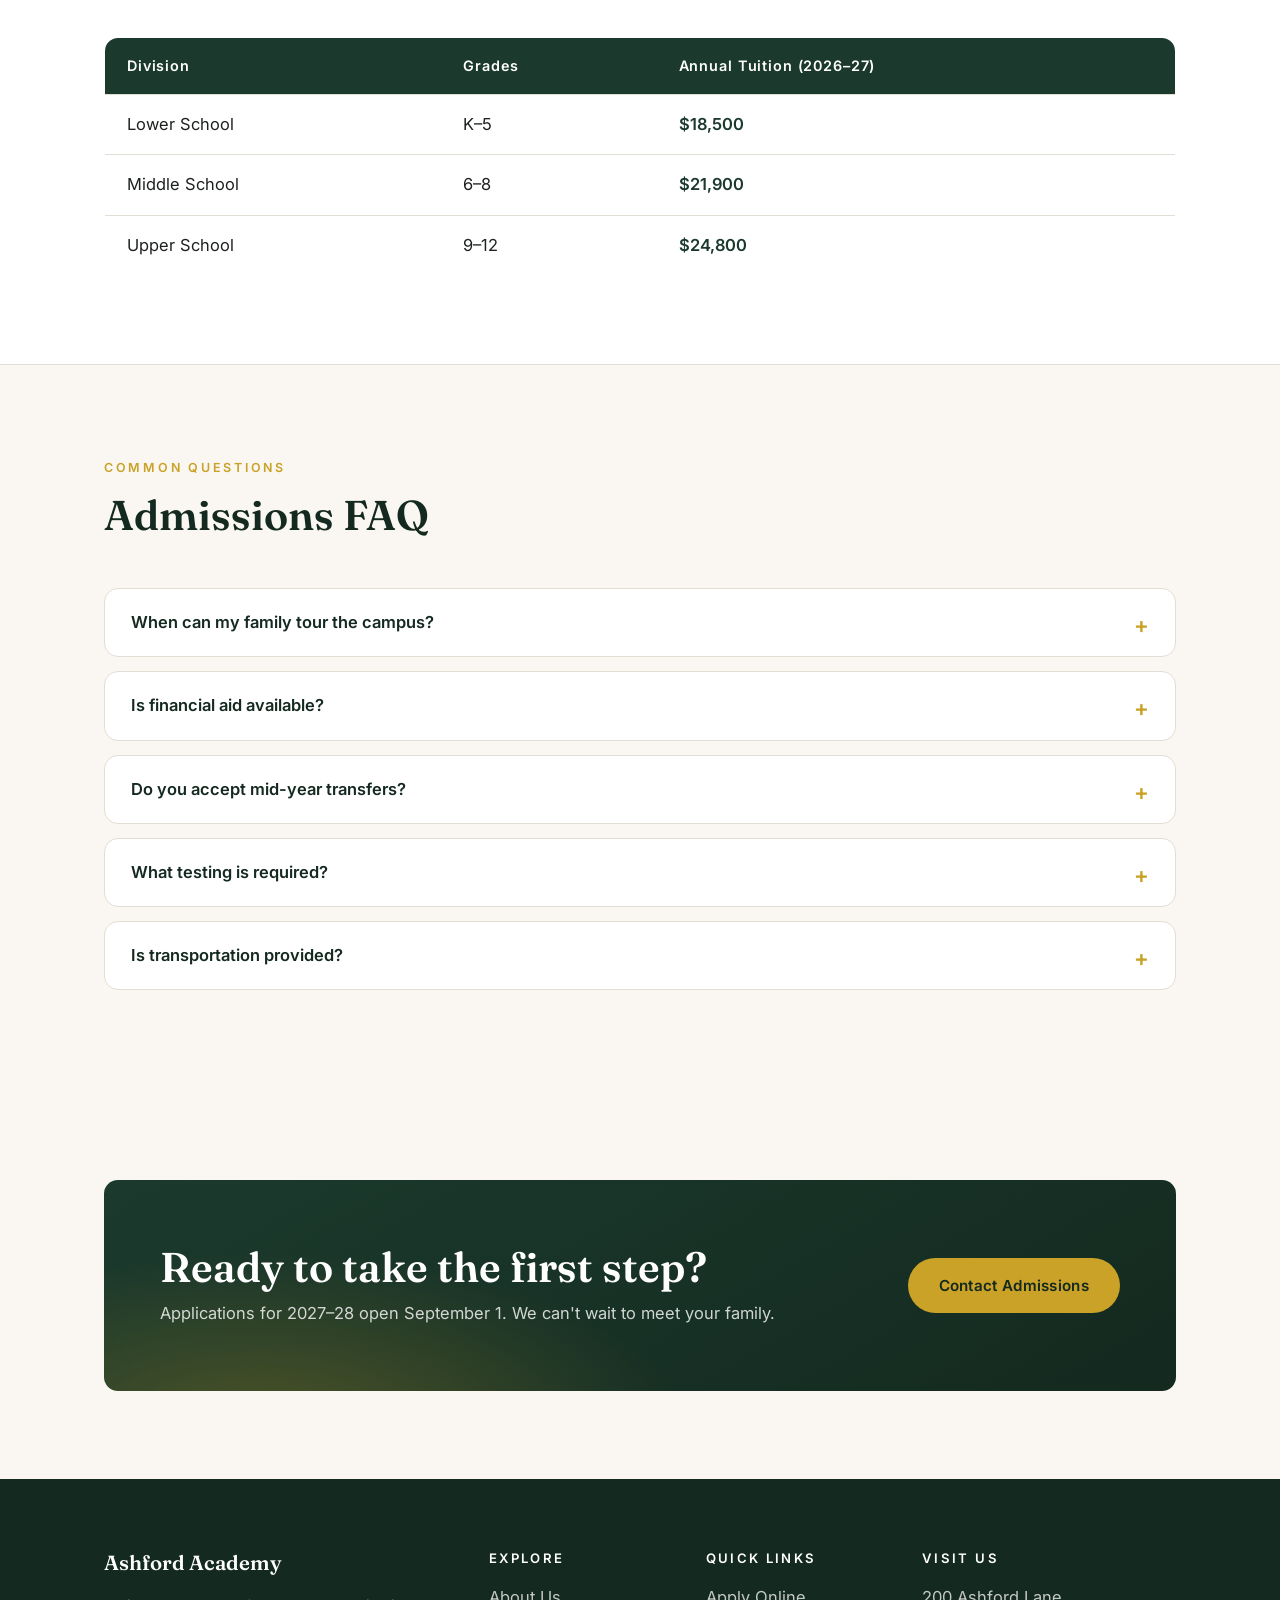
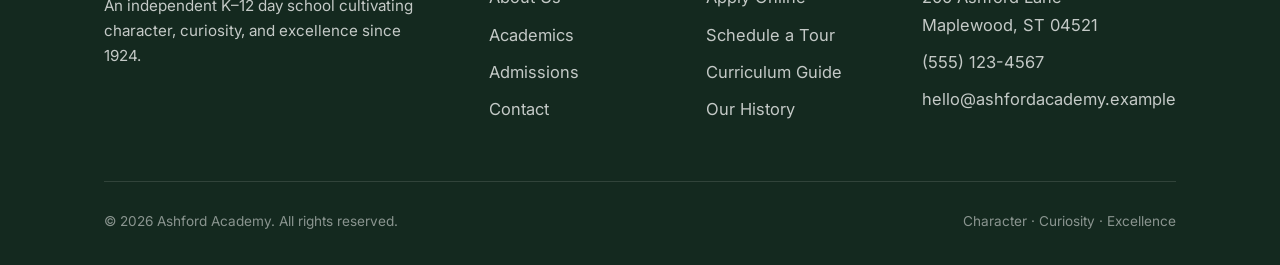
<file: admissions.html>
<!DOCTYPE html>
<html lang="en">
<head>
  <meta charset="UTF-8">
  <meta name="viewport" content="width=device-width, initial-scale=1.0">
  <title>Admissions — Ashford Academy</title>
  <meta name="description" content="How to apply to Ashford Academy: our admissions process, key dates, tuition and financial aid, and answers to common questions.">
  <link rel="preconnect" href="https://fonts.googleapis.com">
  <link rel="preconnect" href="https://fonts.gstatic.com" crossorigin>
  <link href="https://fonts.googleapis.com/css2?family=Fraunces:ital,wght@0,400;0,600;1,400&family=Inter:wght@400;500;600&display=swap" rel="stylesheet">
  <link rel="stylesheet" href="css/styles.css">
</head>
<body>

  <header class="site-header">
    <div class="container nav-bar">
      <a class="brand" href="index.html">
        <svg class="brand-mark" viewBox="0 0 48 48" fill="none" aria-hidden="true">
          <path d="M24 3 L43 10 V26 C43 36 34 43 24 45 C14 43 5 36 5 26 V10 Z" fill="#1b3a2d"/>
          <path d="M24 8 L38 13 V26 C38 33 31 38.5 24 40 C17 38.5 10 33 10 26 V13 Z" fill="none" stroke="#c9a227" stroke-width="1.6"/>
          <text x="24" y="30" text-anchor="middle" font-family="Georgia, serif" font-size="17" fill="#e6d9a8">A</text>
        </svg>
        <span class="brand-name">Ashford Academy
          <span class="brand-sub">Est. 1924</span>
        </span>
      </a>
      <nav aria-label="Primary">
        <button class="nav-toggle" aria-label="Toggle navigation" aria-expanded="false">
          <span></span><span></span><span></span>
        </button>
        <ul class="nav-links">
          <li><a href="index.html">Home</a></li>
          <li><a href="about.html">About</a></li>
          <li><a href="academics.html">Academics</a></li>
          <li><a href="admissions.html">Admissions</a></li>
          <li><a href="contact.html">Contact</a></li>
          <li class="nav-cta"><a class="btn btn-gold" href="admissions.html">Enroll Now</a></li>
        </ul>
      </nav>
    </div>
  </header>

  <main>

    <section class="page-hero">
      <div class="container">
        <span class="eyebrow">Admissions</span>
        <h1>Join the Ashford community</h1>
        <p class="lede">We look for curious, kind students — and we make the process as personal as the school itself.</p>
      </div>
    </section>

    <section>
      <div class="container split">
        <div class="reveal">
          <span class="eyebrow">How to Apply</span>
          <h2>Four steps to enrollment</h2>
          <p class="lede">Applications for the 2027–28 school year open September 1 and are due January 15. Decisions are mailed in March.</p>
          <p>Our admissions team reads every application personally. We are happy to talk with your family at any point in the process — no question is too small.</p>
          <a class="btn btn-primary" href="contact.html">Ask the Admissions Office</a>
        </div>
        <ol class="steps reveal">
          <li class="step">
            <div>
              <h3>Inquire &amp; visit</h3>
              <p>Attend an open house or schedule a personal tour to see the school in session.</p>
            </div>
          </li>
          <li class="step">
            <div>
              <h3>Submit your application</h3>
              <p>Complete the online application with transcripts and two teacher recommendations.</p>
            </div>
          </li>
          <li class="step">
            <div>
              <h3>Interview &amp; visit day</h3>
              <p>Applicants spend a morning with their prospective class; parents meet with admissions staff.</p>
            </div>
          </li>
          <li class="step">
            <div>
              <h3>Decision &amp; enrollment</h3>
              <p>Admissions decisions arrive in March; enrollment contracts are due in April.</p>
            </div>
          </li>
        </ol>
      </div>
    </section>

    <section class="section-alt">
      <div class="container">
        <div class="section-head reveal">
          <span class="eyebrow">Tuition &amp; Aid</span>
          <h2>Investing in your child's education</h2>
          <p class="lede">Tuition includes textbooks, technology, and most field experiences. Need-based financial aid supports roughly one in four Ashford families.</p>
        </div>
        <div class="table-wrap reveal">
          <table class="tuition">
            <thead>
              <tr>
                <th scope="col">Division</th>
                <th scope="col">Grades</th>
                <th scope="col">Annual Tuition (2026–27)</th>
              </tr>
            </thead>
            <tbody>
              <tr>
                <td>Lower School</td>
                <td>K–5</td>
                <td>$18,500</td>
              </tr>
              <tr>
                <td>Middle School</td>
                <td>6–8</td>
                <td>$21,900</td>
              </tr>
              <tr>
                <td>Upper School</td>
                <td>9–12</td>
                <td>$24,800</td>
              </tr>
            </tbody>
          </table>
        </div>
      </div>
    </section>

    <section>
      <div class="container">
        <div class="section-head reveal">
          <span class="eyebrow">Common Questions</span>
          <h2>Admissions FAQ</h2>
        </div>
        <div class="reveal">
          <details class="faq">
            <summary>When can my family tour the campus?</summary>
            <p>Personal tours run Tuesday through Friday mornings throughout the school year, and we host open houses each fall. Use the contact page to schedule a time that suits you.</p>
          </details>
          <details class="faq">
            <summary>Is financial aid available?</summary>
            <p>Yes. Ashford awards more than $2 million in need-based aid annually, with grants covering up to 90% of tuition. Aid applications are reviewed separately from admissions decisions.</p>
          </details>
          <details class="faq">
            <summary>Do you accept mid-year transfers?</summary>
            <p>When space allows, we welcome mid-year applicants, particularly for families relocating to the area. Contact the admissions office to check availability in your child's grade.</p>
          </details>
          <details class="faq">
            <summary>What testing is required?</summary>
            <p>Lower School applicants complete a playful readiness screening on their visit day. Middle and Upper School applicants take a standard admissions assessment, offered on campus at no cost.</p>
          </details>
          <details class="faq">
            <summary>Is transportation provided?</summary>
            <p>Ashford runs morning and afternoon bus routes serving Maplewood and surrounding towns, along with supervised before- and after-school care from 7:00 a.m. to 6:00 p.m.</p>
          </details>
        </div>
      </div>
    </section>

    <section>
      <div class="container">
        <div class="cta-band reveal">
          <div>
            <h2>Ready to take the first step?</h2>
            <p>Applications for 2027–28 open September 1. We can't wait to meet your family.</p>
          </div>
          <a class="btn btn-gold" href="contact.html">Contact Admissions</a>
        </div>
      </div>
    </section>

  </main>

  <footer class="site-footer">
    <div class="container">
      <div class="footer-grid">
        <div class="footer-brand">
          <span class="brand-name">Ashford Academy</span>
          <p>An independent K–12 day school cultivating character, curiosity, and excellence since 1924.</p>
        </div>
        <div>
          <h4>Explore</h4>
          <ul>
            <li><a href="about.html">About Us</a></li>
            <li><a href="academics.html">Academics</a></li>
            <li><a href="admissions.html">Admissions</a></li>
            <li><a href="contact.html">Contact</a></li>
          </ul>
        </div>
        <div>
          <h4>Quick Links</h4>
          <ul>
            <li><a href="admissions.html">Apply Online</a></li>
            <li><a href="contact.html">Schedule a Tour</a></li>
            <li><a href="academics.html">Curriculum Guide</a></li>
            <li><a href="about.html">Our History</a></li>
          </ul>
        </div>
        <div>
          <h4>Visit Us</h4>
          <ul>
            <li>200 Ashford Lane<br>Maplewood, ST 04521</li>
            <li><a href="tel:+15551234567">(555) 123-4567</a></li>
            <li><a href="mailto:hello@ashfordacademy.example">hello@ashfordacademy.example</a></li>
          </ul>
        </div>
      </div>
      <div class="footer-bottom">
        <span>© 2026 Ashford Academy. All rights reserved.</span>
        <span>Character &middot; Curiosity &middot; Excellence</span>
      </div>
    </div>
  </footer>

  <script src="js/main.js"></script>
</body>
</html>
</file>
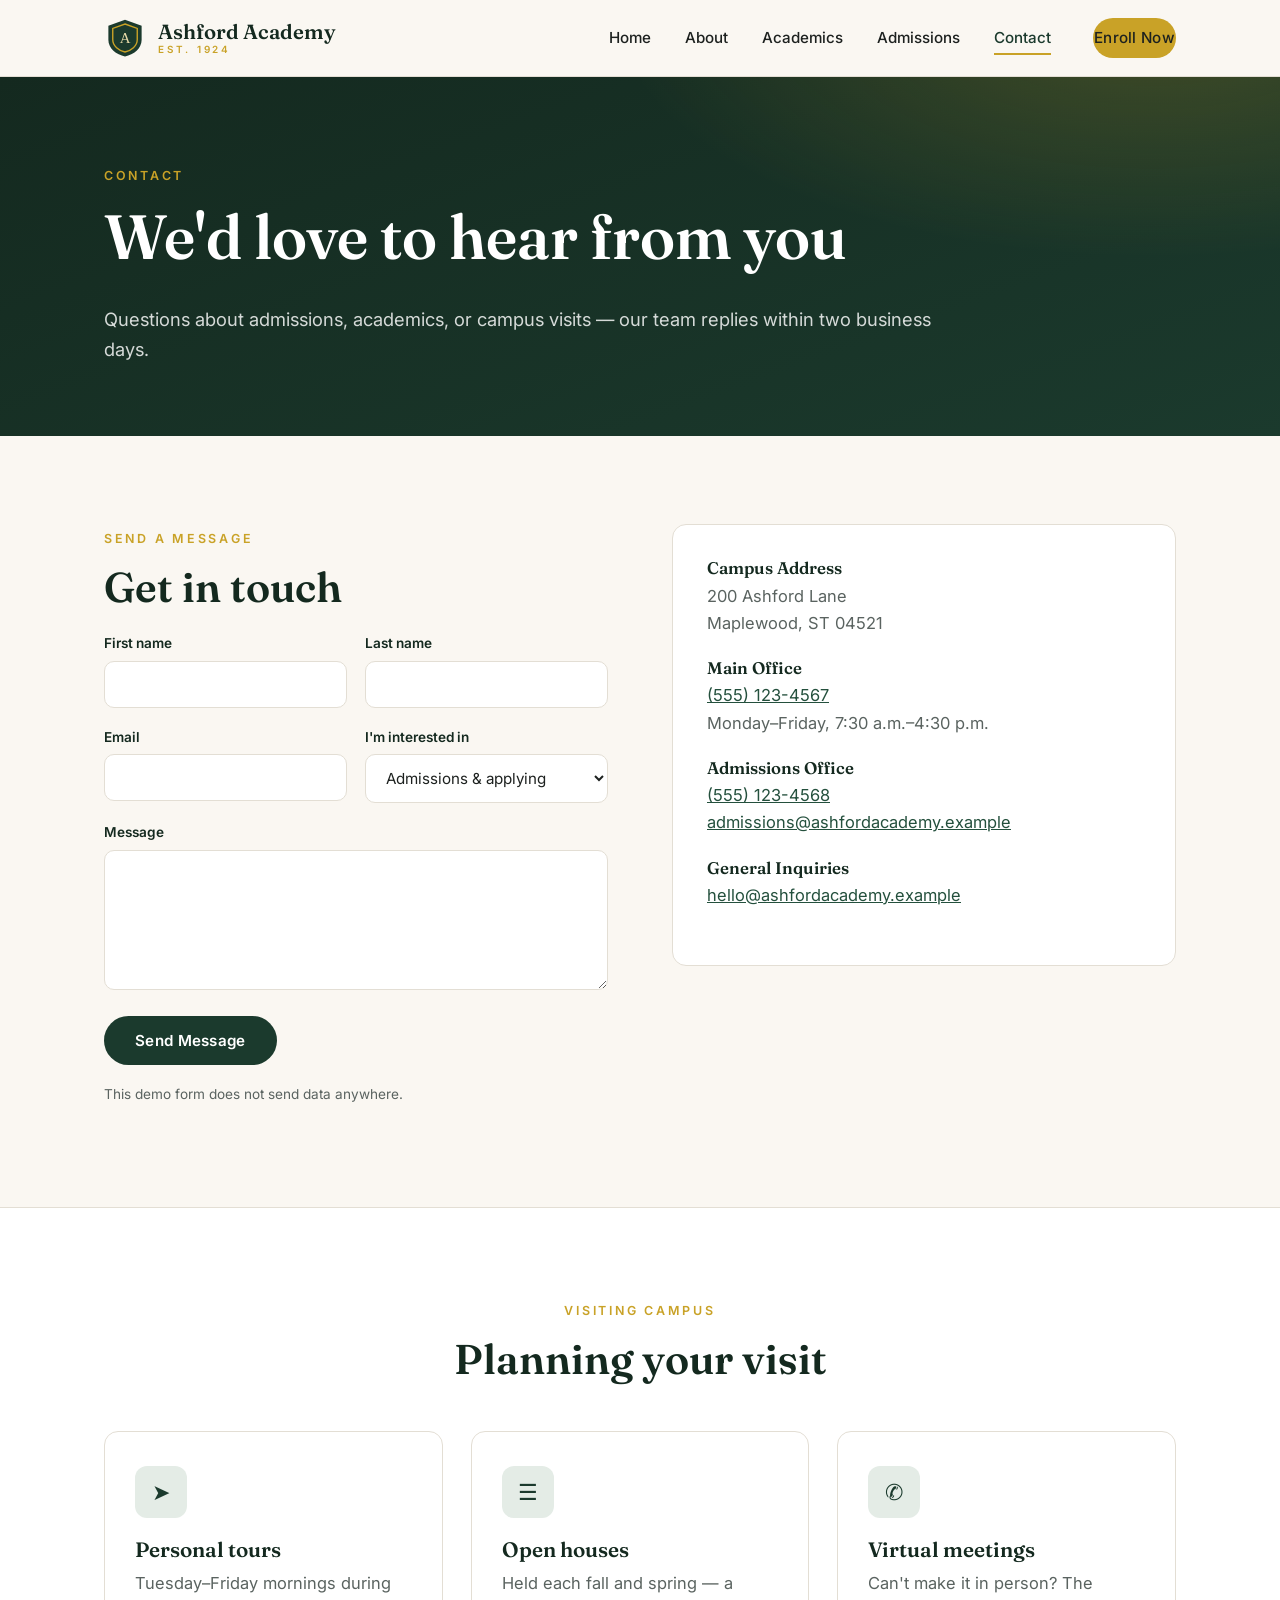
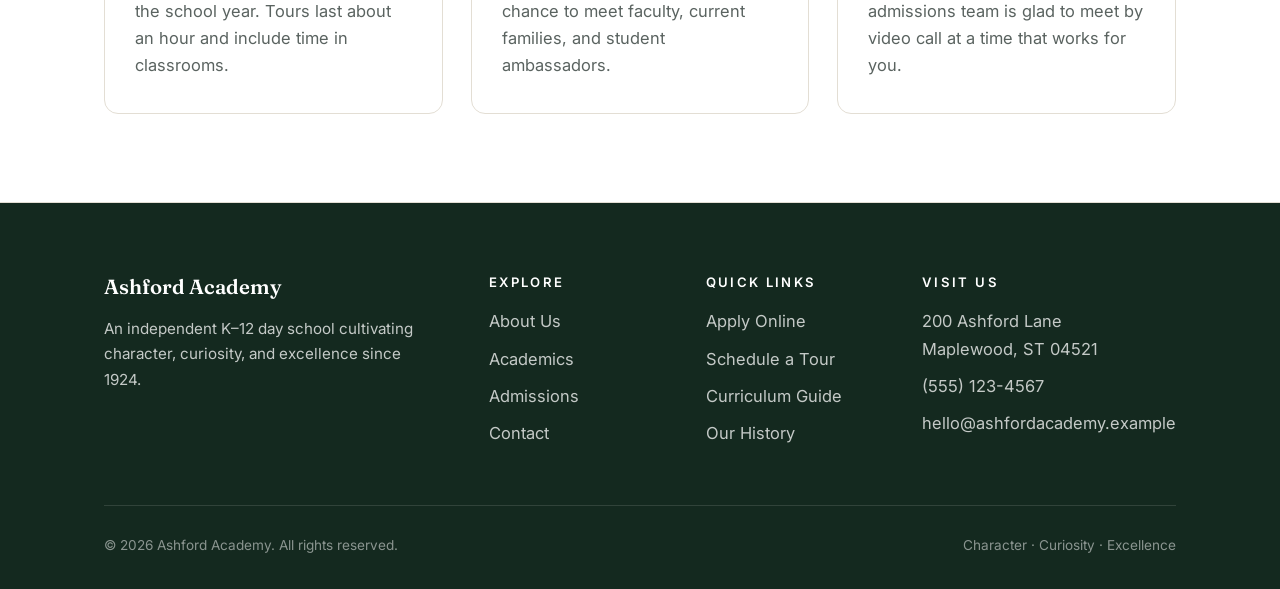
<file: contact.html>
<!DOCTYPE html>
<html lang="en">
<head>
  <meta charset="UTF-8">
  <meta name="viewport" content="width=device-width, initial-scale=1.0">
  <title>Contact — Ashford Academy</title>
  <meta name="description" content="Get in touch with Ashford Academy: schedule a tour, reach the admissions office, or send us a message.">
  <link rel="preconnect" href="https://fonts.googleapis.com">
  <link rel="preconnect" href="https://fonts.gstatic.com" crossorigin>
  <link href="https://fonts.googleapis.com/css2?family=Fraunces:ital,wght@0,400;0,600;1,400&family=Inter:wght@400;500;600&display=swap" rel="stylesheet">
  <link rel="stylesheet" href="css/styles.css">
</head>
<body>

  <header class="site-header">
    <div class="container nav-bar">
      <a class="brand" href="index.html">
        <svg class="brand-mark" viewBox="0 0 48 48" fill="none" aria-hidden="true">
          <path d="M24 3 L43 10 V26 C43 36 34 43 24 45 C14 43 5 36 5 26 V10 Z" fill="#1b3a2d"/>
          <path d="M24 8 L38 13 V26 C38 33 31 38.5 24 40 C17 38.5 10 33 10 26 V13 Z" fill="none" stroke="#c9a227" stroke-width="1.6"/>
          <text x="24" y="30" text-anchor="middle" font-family="Georgia, serif" font-size="17" fill="#e6d9a8">A</text>
        </svg>
        <span class="brand-name">Ashford Academy
          <span class="brand-sub">Est. 1924</span>
        </span>
      </a>
      <nav aria-label="Primary">
        <button class="nav-toggle" aria-label="Toggle navigation" aria-expanded="false">
          <span></span><span></span><span></span>
        </button>
        <ul class="nav-links">
          <li><a href="index.html">Home</a></li>
          <li><a href="about.html">About</a></li>
          <li><a href="academics.html">Academics</a></li>
          <li><a href="admissions.html">Admissions</a></li>
          <li><a href="contact.html">Contact</a></li>
          <li class="nav-cta"><a class="btn btn-gold" href="admissions.html">Enroll Now</a></li>
        </ul>
      </nav>
    </div>
  </header>

  <main>

    <section class="page-hero">
      <div class="container">
        <span class="eyebrow">Contact</span>
        <h1>We'd love to hear from you</h1>
        <p class="lede">Questions about admissions, academics, or campus visits — our team replies within two business days.</p>
      </div>
    </section>

    <section>
      <div class="container split" style="align-items: start;">
        <div class="reveal">
          <span class="eyebrow">Send a Message</span>
          <h2>Get in touch</h2>
          <form id="contact-form" novalidate>
            <div class="form-grid">
              <div>
                <label for="first-name">First name</label>
                <input type="text" id="first-name" name="first-name" autocomplete="given-name" required>
              </div>
              <div>
                <label for="last-name">Last name</label>
                <input type="text" id="last-name" name="last-name" autocomplete="family-name" required>
              </div>
              <div>
                <label for="email">Email</label>
                <input type="email" id="email" name="email" autocomplete="email" required>
              </div>
              <div>
                <label for="topic">I'm interested in</label>
                <select id="topic" name="topic">
                  <option>Admissions &amp; applying</option>
                  <option>Scheduling a tour</option>
                  <option>Financial aid</option>
                  <option>Academics &amp; curriculum</option>
                  <option>Something else</option>
                </select>
              </div>
              <div class="full">
                <label for="message">Message</label>
                <textarea id="message" name="message" required></textarea>
              </div>
              <div class="full">
                <button type="submit" class="btn btn-primary">Send Message</button>
              </div>
              <p id="form-status" class="form-note full" role="status" aria-live="polite">This demo form does not send data anywhere.</p>
            </div>
          </form>
        </div>
        <div class="reveal">
          <div class="contact-info-card">
            <h3>Campus Address</h3>
            <p>200 Ashford Lane<br>Maplewood, ST 04521</p>
            <h3>Main Office</h3>
            <p><a href="tel:+15551234567">(555) 123-4567</a><br>Monday–Friday, 7:30 a.m.–4:30 p.m.</p>
            <h3>Admissions Office</h3>
            <p><a href="tel:+15551234568">(555) 123-4568</a><br><a href="mailto:admissions@ashfordacademy.example">admissions@ashfordacademy.example</a></p>
            <h3>General Inquiries</h3>
            <p><a href="mailto:hello@ashfordacademy.example">hello@ashfordacademy.example</a></p>
          </div>
        </div>
      </div>
    </section>

    <section class="section-alt">
      <div class="container">
        <div class="section-head centered reveal">
          <span class="eyebrow">Visiting Campus</span>
          <h2>Planning your visit</h2>
        </div>
        <div class="card-grid">
          <article class="card reveal">
            <div class="card-icon" aria-hidden="true">➤</div>
            <h3>Personal tours</h3>
            <p>Tuesday–Friday mornings during the school year. Tours last about an hour and include time in classrooms.</p>
          </article>
          <article class="card reveal">
            <div class="card-icon" aria-hidden="true">☰</div>
            <h3>Open houses</h3>
            <p>Held each fall and spring — a chance to meet faculty, current families, and student ambassadors.</p>
          </article>
          <article class="card reveal">
            <div class="card-icon" aria-hidden="true">✆</div>
            <h3>Virtual meetings</h3>
            <p>Can't make it in person? The admissions team is glad to meet by video call at a time that works for you.</p>
          </article>
        </div>
      </div>
    </section>

  </main>

  <footer class="site-footer">
    <div class="container">
      <div class="footer-grid">
        <div class="footer-brand">
          <span class="brand-name">Ashford Academy</span>
          <p>An independent K–12 day school cultivating character, curiosity, and excellence since 1924.</p>
        </div>
        <div>
          <h4>Explore</h4>
          <ul>
            <li><a href="about.html">About Us</a></li>
            <li><a href="academics.html">Academics</a></li>
            <li><a href="admissions.html">Admissions</a></li>
            <li><a href="contact.html">Contact</a></li>
          </ul>
        </div>
        <div>
          <h4>Quick Links</h4>
          <ul>
            <li><a href="admissions.html">Apply Online</a></li>
            <li><a href="contact.html">Schedule a Tour</a></li>
            <li><a href="academics.html">Curriculum Guide</a></li>
            <li><a href="about.html">Our History</a></li>
          </ul>
        </div>
        <div>
          <h4>Visit Us</h4>
          <ul>
            <li>200 Ashford Lane<br>Maplewood, ST 04521</li>
            <li><a href="tel:+15551234567">(555) 123-4567</a></li>
            <li><a href="mailto:hello@ashfordacademy.example">hello@ashfordacademy.example</a></li>
          </ul>
        </div>
      </div>
      <div class="footer-bottom">
        <span>© 2026 Ashford Academy. All rights reserved.</span>
        <span>Character &middot; Curiosity &middot; Excellence</span>
      </div>
    </div>
  </footer>

  <script src="js/main.js"></script>
</body>
</html>
</file>
<file: css/styles.css>
/* ============================================================
   Ashford Academy — global styles
   ============================================================ */

:root {
  --green-900: #14291f;
  --green-800: #1b3a2d;
  --green-700: #24503d;
  --green-100: #e4ece6;
  --gold: #c9a227;
  --gold-soft: #e6d9a8;
  --cream: #faf7f2;
  --paper: #ffffff;
  --ink: #1d211f;
  --ink-soft: #5a6360;
  --line: #e3ded4;

  --font-serif: "Fraunces", "Georgia", serif;
  --font-sans: "Inter", "Helvetica Neue", Arial, sans-serif;

  --radius: 14px;
  --shadow: 0 14px 40px rgba(20, 41, 31, 0.1);
  --container: 1120px;
}

* { box-sizing: border-box; }

html { scroll-behavior: smooth; }

body {
  margin: 0;
  font-family: var(--font-sans);
  font-size: 16.5px;
  line-height: 1.65;
  color: var(--ink);
  background: var(--cream);
  -webkit-font-smoothing: antialiased;
}

img { max-width: 100%; display: block; }

h1, h2, h3, h4 {
  font-family: var(--font-serif);
  font-weight: 600;
  line-height: 1.15;
  color: var(--green-900);
  margin: 0 0 0.5em;
}

h1 { font-size: clamp(2.4rem, 5.5vw, 3.9rem); }
h2 { font-size: clamp(1.8rem, 3.5vw, 2.6rem); }
h3 { font-size: 1.3rem; }

p { margin: 0 0 1em; }

a { color: var(--green-700); }

.container {
  max-width: var(--container);
  margin: 0 auto;
  padding: 0 24px;
}

.eyebrow {
  display: inline-block;
  font-size: 0.78rem;
  font-weight: 600;
  letter-spacing: 0.22em;
  text-transform: uppercase;
  color: var(--gold);
  margin-bottom: 14px;
}

.lede {
  font-size: 1.15rem;
  color: var(--ink-soft);
  max-width: 46em;
}

section { padding: 88px 0; }

.section-head { max-width: 640px; margin-bottom: 48px; }
.section-head.centered { margin-inline: auto; text-align: center; }

/* ---------- Buttons ---------- */

.btn {
  display: inline-block;
  padding: 14px 30px;
  border-radius: 999px;
  font-family: var(--font-sans);
  font-weight: 600;
  font-size: 0.95rem;
  letter-spacing: 0.02em;
  text-decoration: none;
  border: 1.5px solid transparent;
  cursor: pointer;
  transition: transform 0.15s ease, background 0.2s ease, color 0.2s ease;
}

.btn:hover { transform: translateY(-2px); }

.btn-primary { background: var(--green-800); color: #fff; }
.btn-primary:hover { background: var(--green-700); }

.btn-gold { background: var(--gold); color: var(--green-900); }
.btn-gold:hover { background: #d9b232; }

.btn-outline { border-color: var(--green-800); color: var(--green-800); }
.btn-outline:hover { background: var(--green-800); color: #fff; }

.btn-outline-light { border-color: rgba(255, 255, 255, 0.6); color: #fff; }
.btn-outline-light:hover { background: rgba(255, 255, 255, 0.12); }

/* ---------- Header / nav ---------- */

.site-header {
  position: sticky;
  top: 0;
  z-index: 50;
  background: rgba(250, 247, 242, 0.92);
  backdrop-filter: blur(10px);
  border-bottom: 1px solid var(--line);
}

.nav-bar {
  display: flex;
  align-items: center;
  justify-content: space-between;
  height: 76px;
}

.brand {
  display: flex;
  align-items: center;
  gap: 12px;
  text-decoration: none;
}

.brand-mark {
  width: 42px;
  height: 42px;
  flex: none;
}

.brand-name {
  font-family: var(--font-serif);
  font-size: 1.28rem;
  font-weight: 600;
  color: var(--green-900);
  line-height: 1.1;
}

.brand-sub {
  display: block;
  font-family: var(--font-sans);
  font-size: 0.62rem;
  font-weight: 600;
  letter-spacing: 0.28em;
  text-transform: uppercase;
  color: var(--gold);
}

.nav-links {
  display: flex;
  align-items: center;
  gap: 34px;
  list-style: none;
  margin: 0;
  padding: 0;
}

.nav-links a {
  text-decoration: none;
  color: var(--ink);
  font-size: 0.95rem;
  font-weight: 500;
  padding: 6px 0;
  border-bottom: 2px solid transparent;
  transition: color 0.2s ease, border-color 0.2s ease;
}

.nav-links a:hover { color: var(--green-700); }

.nav-links a.active {
  color: var(--green-800);
  border-bottom-color: var(--gold);
}

.nav-cta { margin-left: 8px; }

.nav-toggle {
  display: none;
  background: none;
  border: none;
  padding: 8px;
  cursor: pointer;
}

.nav-toggle span {
  display: block;
  width: 24px;
  height: 2px;
  background: var(--green-900);
  margin: 5px 0;
  transition: transform 0.25s ease, opacity 0.25s ease;
}

/* ---------- Hero ---------- */

.hero {
  position: relative;
  padding: 110px 0 120px;
  color: #fff;
  background:
    radial-gradient(1000px 500px at 85% -10%, rgba(201, 162, 39, 0.28), transparent 60%),
    radial-gradient(800px 600px at -10% 110%, rgba(36, 80, 61, 0.9), transparent 65%),
    linear-gradient(160deg, var(--green-900), var(--green-800) 55%, var(--green-700));
  overflow: hidden;
}

.hero::after {
  content: "";
  position: absolute;
  inset: 0;
  background-image: radial-gradient(rgba(255, 255, 255, 0.07) 1px, transparent 1px);
  background-size: 26px 26px;
  pointer-events: none;
}

.hero .container { position: relative; z-index: 1; }

.hero h1 { color: #fff; max-width: 13em; }

.hero h1 em {
  font-style: italic;
  color: var(--gold-soft);
}

.hero .lede {
  color: rgba(255, 255, 255, 0.82);
  margin-bottom: 36px;
}

.hero-actions { display: flex; gap: 16px; flex-wrap: wrap; }

/* Page-top hero for inner pages */
.page-hero {
  padding: 84px 0 72px;
  color: #fff;
  background:
    radial-gradient(900px 420px at 90% -20%, rgba(201, 162, 39, 0.25), transparent 60%),
    linear-gradient(160deg, var(--green-900), var(--green-800));
}

.page-hero h1 { color: #fff; }
.page-hero .lede { color: rgba(255, 255, 255, 0.82); margin: 0; }

/* ---------- Stats band ---------- */

.stats {
  background: var(--paper);
  border-bottom: 1px solid var(--line);
  padding: 48px 0;
}

.stats-grid {
  display: grid;
  grid-template-columns: repeat(4, 1fr);
  gap: 24px;
  text-align: center;
}

.stat-number {
  font-family: var(--font-serif);
  font-size: 2.4rem;
  font-weight: 600;
  color: var(--green-800);
}

.stat-number span { color: var(--gold); }

.stat-label {
  font-size: 0.82rem;
  letter-spacing: 0.14em;
  text-transform: uppercase;
  color: var(--ink-soft);
}

/* ---------- Cards ---------- */

.card-grid {
  display: grid;
  grid-template-columns: repeat(3, 1fr);
  gap: 28px;
}

.card {
  background: var(--paper);
  border: 1px solid var(--line);
  border-radius: var(--radius);
  padding: 34px 30px;
  transition: transform 0.2s ease, box-shadow 0.2s ease;
}

.card:hover {
  transform: translateY(-5px);
  box-shadow: var(--shadow);
}

.card-icon {
  width: 52px;
  height: 52px;
  border-radius: 12px;
  display: grid;
  place-items: center;
  background: var(--green-100);
  color: var(--green-800);
  margin-bottom: 20px;
  font-size: 1.4rem;
}

.card h3 { margin-bottom: 8px; }

.card p { color: var(--ink-soft); margin-bottom: 0; }

.card .card-link {
  display: inline-block;
  margin-top: 16px;
  font-weight: 600;
  font-size: 0.92rem;
  text-decoration: none;
  color: var(--green-700);
}

.card .card-link:hover { color: var(--gold); }

.card-tag {
  display: inline-block;
  font-size: 0.72rem;
  font-weight: 600;
  letter-spacing: 0.14em;
  text-transform: uppercase;
  color: var(--gold);
  margin-bottom: 10px;
}

/* ---------- Split section ---------- */

.split {
  display: grid;
  grid-template-columns: 1fr 1fr;
  gap: 64px;
  align-items: center;
}

.split-media {
  position: relative;
  border-radius: var(--radius);
  min-height: 380px;
  background:
    radial-gradient(500px 300px at 70% 20%, rgba(201, 162, 39, 0.35), transparent 60%),
    linear-gradient(150deg, var(--green-700), var(--green-900));
  overflow: hidden;
}

.split-media::after {
  content: "";
  position: absolute;
  inset: 0;
  background-image: radial-gradient(rgba(255, 255, 255, 0.09) 1px, transparent 1px);
  background-size: 22px 22px;
}

.split-media .media-caption {
  position: absolute;
  left: 24px;
  bottom: 24px;
  right: 24px;
  z-index: 1;
  color: #fff;
  font-family: var(--font-serif);
  font-size: 1.5rem;
  font-style: italic;
  line-height: 1.35;
}

.checklist {
  list-style: none;
  margin: 24px 0 32px;
  padding: 0;
}

.checklist li {
  position: relative;
  padding-left: 34px;
  margin-bottom: 14px;
  color: var(--ink-soft);
}

.checklist li strong { color: var(--ink); }

.checklist li::before {
  content: "✦";
  position: absolute;
  left: 0;
  top: 1px;
  color: var(--gold);
}

/* ---------- Alt background ---------- */

.section-alt { background: var(--paper); border-block: 1px solid var(--line); }

/* ---------- Events ---------- */

.event-list {
  display: grid;
  gap: 16px;
}

.event {
  display: flex;
  align-items: center;
  gap: 28px;
  background: var(--paper);
  border: 1px solid var(--line);
  border-radius: var(--radius);
  padding: 22px 28px;
  transition: transform 0.2s ease, box-shadow 0.2s ease;
}

.event:hover { transform: translateX(6px); box-shadow: var(--shadow); }

.event-date {
  flex: none;
  width: 72px;
  text-align: center;
  border-right: 1px solid var(--line);
  padding-right: 24px;
}

.event-date .day {
  font-family: var(--font-serif);
  font-size: 1.9rem;
  font-weight: 600;
  color: var(--green-800);
  line-height: 1;
}

.event-date .month {
  font-size: 0.75rem;
  letter-spacing: 0.16em;
  text-transform: uppercase;
  color: var(--gold);
}

.event h3 { margin-bottom: 2px; font-size: 1.12rem; }

.event p { margin: 0; color: var(--ink-soft); font-size: 0.95rem; }

/* ---------- Quote / CTA bands ---------- */

.quote-band {
  background: var(--green-900);
  color: #fff;
  text-align: center;
}

.quote-band blockquote {
  margin: 0 auto;
  max-width: 46em;
  font-family: var(--font-serif);
  font-size: clamp(1.4rem, 3vw, 2rem);
  font-style: italic;
  line-height: 1.45;
}

.quote-band cite {
  display: block;
  margin-top: 22px;
  font-family: var(--font-sans);
  font-style: normal;
  font-size: 0.85rem;
  letter-spacing: 0.18em;
  text-transform: uppercase;
  color: var(--gold-soft);
}

.cta-band {
  background:
    radial-gradient(700px 300px at 15% 120%, rgba(201, 162, 39, 0.3), transparent 60%),
    linear-gradient(150deg, var(--green-800), var(--green-900));
  border-radius: var(--radius);
  color: #fff;
  padding: 64px 56px;
  display: flex;
  align-items: center;
  justify-content: space-between;
  gap: 40px;
  flex-wrap: wrap;
}

.cta-band h2 { color: #fff; margin-bottom: 8px; }

.cta-band p { color: rgba(255, 255, 255, 0.8); margin: 0; }

/* ---------- Timeline (about) ---------- */

.timeline {
  list-style: none;
  margin: 0;
  padding: 0;
  border-left: 2px solid var(--line);
}

.timeline li {
  position: relative;
  padding: 0 0 36px 34px;
}

.timeline li::before {
  content: "";
  position: absolute;
  left: -7px;
  top: 6px;
  width: 12px;
  height: 12px;
  border-radius: 50%;
  background: var(--gold);
  border: 2px solid var(--cream);
}

.timeline .year {
  font-family: var(--font-serif);
  font-size: 1.25rem;
  font-weight: 600;
  color: var(--green-800);
}

.timeline p { margin: 4px 0 0; color: var(--ink-soft); }

/* ---------- People ---------- */

.person { text-align: center; }

.person-avatar {
  width: 108px;
  height: 108px;
  margin: 0 auto 18px;
  border-radius: 50%;
  display: grid;
  place-items: center;
  font-family: var(--font-serif);
  font-size: 1.7rem;
  color: #fff;
  background: linear-gradient(145deg, var(--green-700), var(--green-900));
  border: 3px solid var(--gold-soft);
}

.person h3 { margin-bottom: 2px; font-size: 1.1rem; }

.person .role { color: var(--gold); font-size: 0.82rem; letter-spacing: 0.12em; text-transform: uppercase; }

/* ---------- Steps (admissions) ---------- */

.steps { counter-reset: step; display: grid; gap: 22px; }

.step {
  counter-increment: step;
  display: flex;
  gap: 24px;
  background: var(--paper);
  border: 1px solid var(--line);
  border-radius: var(--radius);
  padding: 28px 30px;
}

.step::before {
  content: counter(step, decimal-leading-zero);
  font-family: var(--font-serif);
  font-size: 2rem;
  font-weight: 600;
  color: var(--gold);
  line-height: 1;
  flex: none;
}

.step h3 { margin-bottom: 4px; font-size: 1.12rem; }
.step p { margin: 0; color: var(--ink-soft); }

/* ---------- Tables ---------- */

.table-wrap { overflow-x: auto; }

table.tuition {
  width: 100%;
  border-collapse: collapse;
  background: var(--paper);
  border: 1px solid var(--line);
  border-radius: var(--radius);
  overflow: hidden;
}

table.tuition th,
table.tuition td {
  padding: 16px 22px;
  text-align: left;
  border-bottom: 1px solid var(--line);
}

table.tuition th {
  background: var(--green-800);
  color: #fff;
  font-weight: 600;
  font-size: 0.9rem;
  letter-spacing: 0.06em;
}

table.tuition tr:last-child td { border-bottom: none; }

table.tuition td:last-child { font-weight: 600; color: var(--green-800); }

/* ---------- FAQ ---------- */

details.faq {
  background: var(--paper);
  border: 1px solid var(--line);
  border-radius: var(--radius);
  padding: 20px 26px;
  margin-bottom: 14px;
}

details.faq summary {
  cursor: pointer;
  font-weight: 600;
  color: var(--green-900);
  list-style: none;
  position: relative;
  padding-right: 30px;
}

details.faq summary::-webkit-details-marker { display: none; }

details.faq summary::after {
  content: "+";
  position: absolute;
  right: 0;
  top: -2px;
  font-size: 1.4rem;
  color: var(--gold);
  transition: transform 0.2s ease;
}

details.faq[open] summary::after { transform: rotate(45deg); }

details.faq p { margin: 14px 0 0; color: var(--ink-soft); }

/* ---------- Forms (contact) ---------- */

.form-grid {
  display: grid;
  grid-template-columns: 1fr 1fr;
  gap: 18px;
}

.form-grid .full { grid-column: 1 / -1; }

label {
  display: block;
  font-size: 0.85rem;
  font-weight: 600;
  margin-bottom: 6px;
  color: var(--green-900);
}

input, select, textarea {
  width: 100%;
  padding: 13px 16px;
  border: 1.5px solid var(--line);
  border-radius: 10px;
  background: var(--paper);
  font-family: var(--font-sans);
  font-size: 0.95rem;
  color: var(--ink);
  transition: border-color 0.2s ease;
}

input:focus, select:focus, textarea:focus {
  outline: none;
  border-color: var(--gold);
}

textarea { resize: vertical; min-height: 140px; }

.form-note { font-size: 0.85rem; color: var(--ink-soft); }

.contact-info-card {
  background: var(--paper);
  border: 1px solid var(--line);
  border-radius: var(--radius);
  padding: 34px;
}

.contact-info-card h3 { font-size: 1.05rem; margin-bottom: 4px; }

.contact-info-card p { color: var(--ink-soft); margin-bottom: 22px; }

/* ---------- Footer ---------- */

.site-footer {
  background: var(--green-900);
  color: rgba(255, 255, 255, 0.75);
  padding: 72px 0 32px;
  margin-top: 0;
}

.footer-grid {
  display: grid;
  grid-template-columns: 2fr 1fr 1fr 1.4fr;
  gap: 48px;
  padding-bottom: 48px;
  border-bottom: 1px solid rgba(255, 255, 255, 0.12);
}

.site-footer h4 {
  color: #fff;
  font-family: var(--font-sans);
  font-size: 0.82rem;
  font-weight: 600;
  letter-spacing: 0.18em;
  text-transform: uppercase;
  margin-bottom: 18px;
}

.site-footer ul { list-style: none; margin: 0; padding: 0; }

.site-footer li { margin-bottom: 10px; }

.site-footer a {
  color: rgba(255, 255, 255, 0.75);
  text-decoration: none;
  transition: color 0.2s ease;
}

.site-footer a:hover { color: var(--gold-soft); }

.footer-brand .brand-name { color: #fff; }

.footer-brand p {
  margin-top: 14px;
  max-width: 30em;
  font-size: 0.95rem;
}

.footer-bottom {
  display: flex;
  justify-content: space-between;
  gap: 16px;
  flex-wrap: wrap;
  padding-top: 28px;
  font-size: 0.85rem;
  color: rgba(255, 255, 255, 0.5);
}

/* ---------- Reveal animation ---------- */

.reveal {
  opacity: 0;
  transform: translateY(24px);
  transition: opacity 0.6s ease, transform 0.6s ease;
}

.reveal.visible {
  opacity: 1;
  transform: none;
}

@media (prefers-reduced-motion: reduce) {
  .reveal { opacity: 1; transform: none; transition: none; }
  html { scroll-behavior: auto; }
}

/* ---------- Responsive ---------- */

@media (max-width: 900px) {
  section { padding: 64px 0; }

  .card-grid { grid-template-columns: 1fr 1fr; }

  .split { grid-template-columns: 1fr; gap: 40px; }

  .footer-grid { grid-template-columns: 1fr 1fr; }

  .nav-toggle { display: block; }

  .nav-links {
    position: absolute;
    top: 76px;
    left: 0;
    right: 0;
    flex-direction: column;
    align-items: flex-start;
    gap: 0;
    background: var(--cream);
    border-bottom: 1px solid var(--line);
    padding: 12px 24px 24px;
    display: none;
  }

  .nav-links.open { display: flex; }

  .nav-links li { width: 100%; }

  .nav-links a { display: block; padding: 12px 0; font-size: 1.05rem; }

  .nav-cta { margin: 12px 0 0; }

  .nav-open .nav-toggle span:nth-child(1) { transform: translateY(7px) rotate(45deg); }
  .nav-open .nav-toggle span:nth-child(2) { opacity: 0; }
  .nav-open .nav-toggle span:nth-child(3) { transform: translateY(-7px) rotate(-45deg); }
}

@media (max-width: 600px) {
  .card-grid { grid-template-columns: 1fr; }
  .stats-grid { grid-template-columns: 1fr 1fr; gap: 32px; }
  .form-grid { grid-template-columns: 1fr; }
  .footer-grid { grid-template-columns: 1fr; gap: 32px; }
  .cta-band { padding: 44px 28px; }
  .event { flex-direction: column; align-items: flex-start; gap: 12px; }
  .event-date { border-right: none; border-bottom: 1px solid var(--line); padding: 0 0 10px; width: auto; display: flex; gap: 10px; align-items: baseline; }
}
</file>
